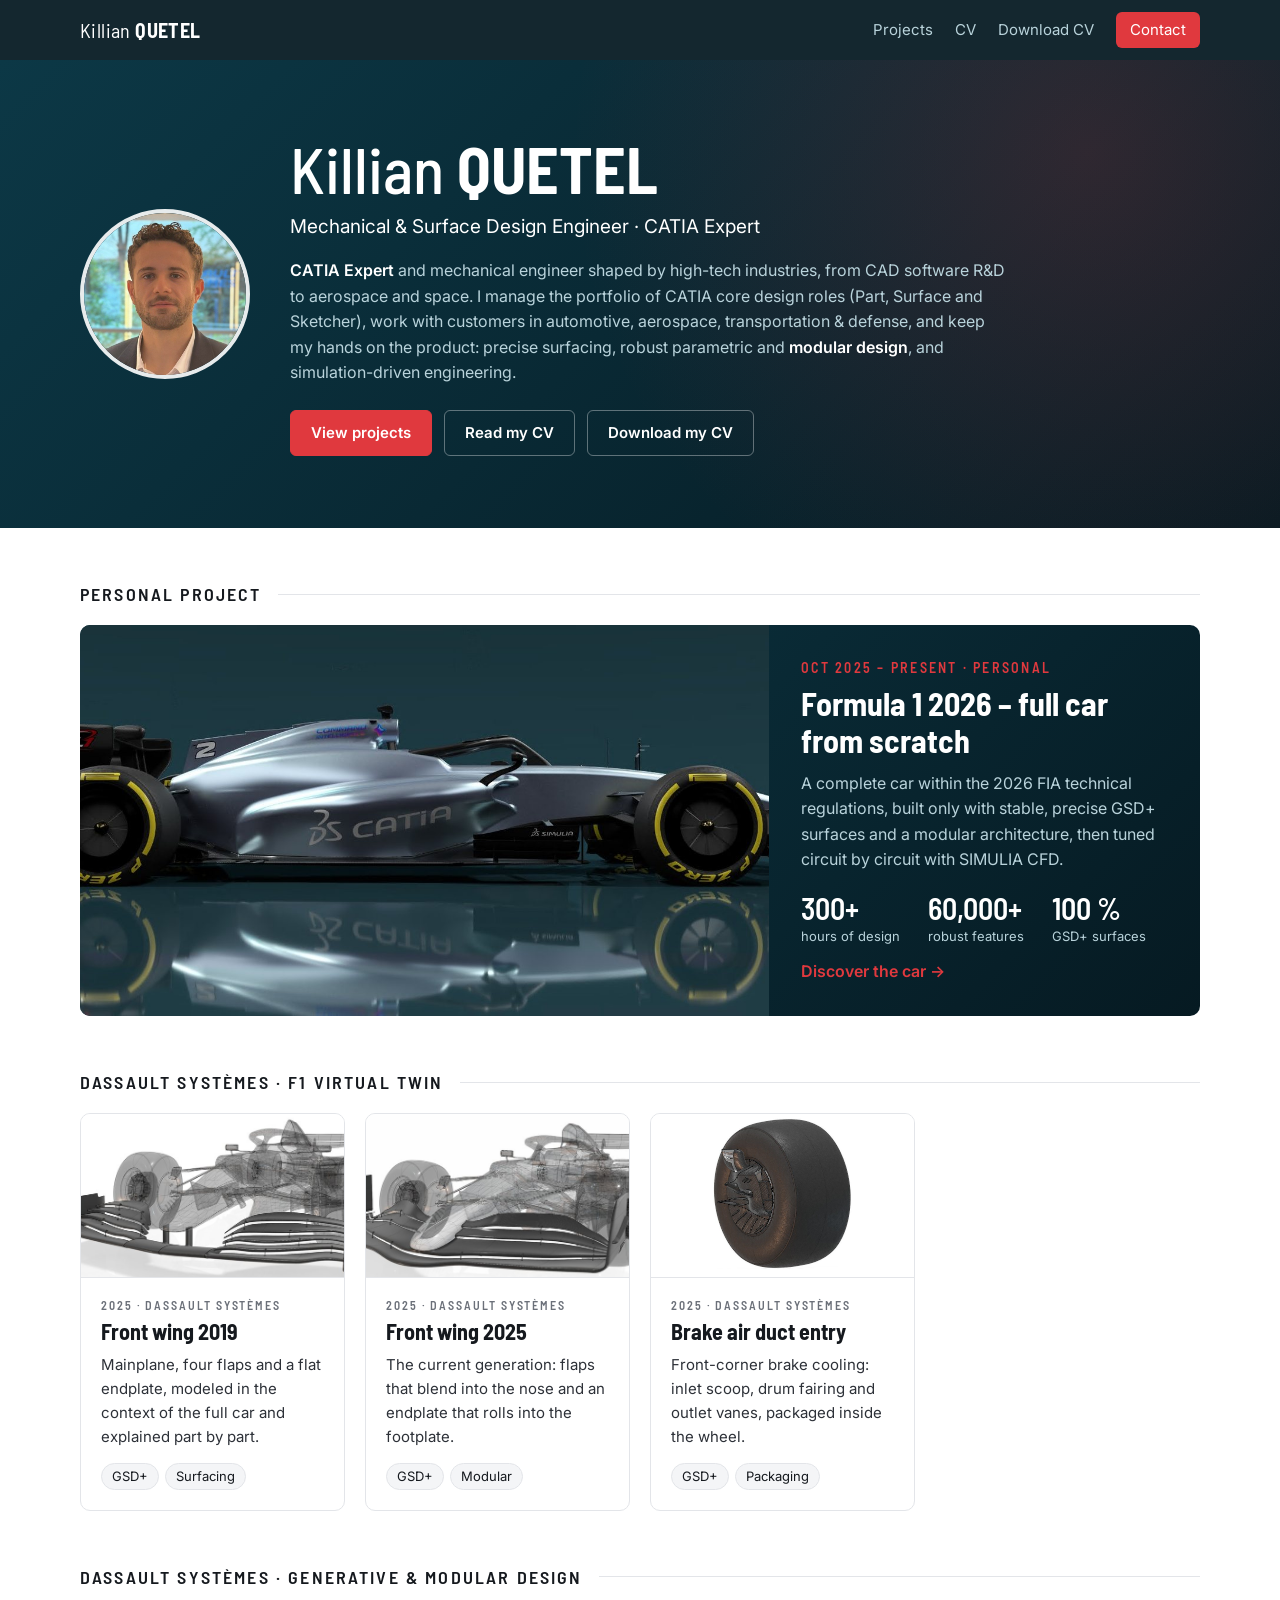
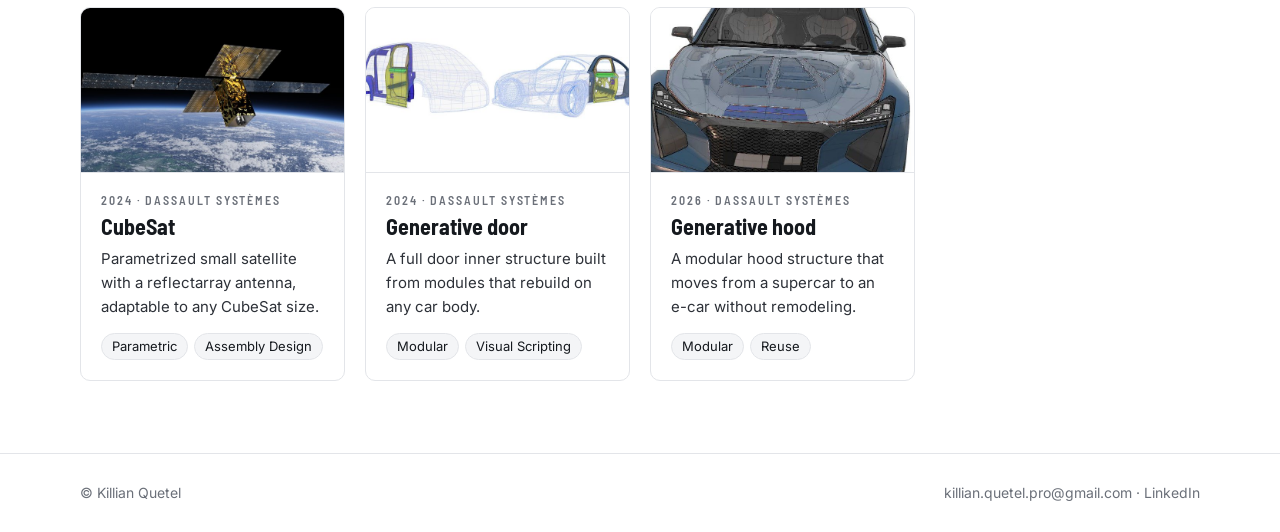
<file: index.html>
<!DOCTYPE html>
<html lang="en">
<head>
  <meta charset="utf-8">
  <meta name="viewport" content="width=device-width, initial-scale=1">
  <meta name="robots" content="noindex, nofollow">
  <meta name="description" content="Killian Quetel – portfolio">
  <title>Killian Quetel – Portfolio</title>
  <link rel="preconnect" href="https://fonts.googleapis.com">
  <link rel="preconnect" href="https://fonts.gstatic.com" crossorigin>
  <link rel="stylesheet" href="https://fonts.googleapis.com/css2?family=Barlow+Semi+Condensed:wght@500;600;700&family=Inter:wght@400;500;600&display=swap">
  <link rel="stylesheet" href="site.css">
</head>
<body class="theme-light">
  <header class="nav">
    <div class="wrap nav-in">
      <a class="brand" href="index.html">Killian <b>QUETEL</b></a>
      <nav>
        <a href="index.html#projects">Projects</a>
        <a href="cv.html">CV</a>
        <a href="Killian_Quetel_CV.pdf" download>Download CV</a>
        <a class="nav-cta" href="mailto:killian.quetel.pro@gmail.com">Contact</a>
      </nav>
    </div>
  </header>

  <section class="hero-band">
    <div class="wrap hero-in">
      <img class="photo" src="img/photo.jpg?v=176e9b7e" alt="Killian Quetel">
      <div>
        <h1>Killian <strong>QUETEL</strong></h1>
        <p class="role">Mechanical &amp; Surface Design Engineer · CATIA Expert</p>
        <p class="intro"><b>CATIA Expert</b> and mechanical engineer shaped by high-tech industries, from CAD software R&amp;D to aerospace and space. I manage the portfolio of CATIA core design roles (Part, Surface and Sketcher), work with customers in automotive, aerospace, transportation &amp; defense, and keep my hands on the product: precise surfacing, robust parametric and <b>modular design</b>, and simulation-driven engineering.</p>
        <div class="actions">
          <a class="btn primary" href="#projects">View projects</a>
          <a class="btn" href="cv.html">Read my CV</a>
          <a class="btn" href="Killian_Quetel_CV.pdf" download>Download my CV</a>
        </div>
      </div>
    </div>
  </section>

  <main class="wrap" id="projects">
    <div class="group">
      <h2 class="group-title">Personal project</h2>
      <a class="feature" href="projects/f1-2026.html">
        <img src="img/hero_side.jpg?v=71dedbd7" alt="Formula 1 2026">
        <div class="body">
          <span class="kicker">Oct 2025 – present · Personal</span>
          <h3>Formula 1 2026 – full car from scratch</h3>
          <p>A complete car within the 2026 FIA technical regulations, built only with stable, precise GSD+ surfaces and a modular architecture, then tuned circuit by circuit with SIMULIA CFD.</p>
          <div class="mini-stats"><div><b>300+</b><span>hours of design</span></div><div><b>60,000+</b><span>robust features</span></div><div><b>100 %</b><span>GSD+ surfaces</span></div></div>
          <span class="text-link">Discover the car →</span>
        </div>
      </a>
    </div>

      <div class="group">
        <h2 class="group-title">Dassault Systèmes · F1 virtual twin</h2>
        <div class="cards">
        <a class="card" href="projects/front-wing-2019.html">
          <div class="pic"><img class="" src="img/thumb/fw2019_wide.jpg?v=b725fcca" alt="Front wing 2019" loading="lazy"></div>
          <div class="body">
            <span class="tag">2025 · Dassault Systèmes</span>
            <h3>Front wing 2019</h3>
            <p>Mainplane, four flaps and a flat endplate, modeled in the context of the full car and explained part by part.</p>
            <div class="chips"><span>GSD+</span><span>Surfacing</span></div>
          </div>
        </a>
        <a class="card" href="projects/front-wing-2025.html">
          <div class="pic"><img class="" src="img/thumb/fw2025_wide.jpg?v=d5358178" alt="Front wing 2025" loading="lazy"></div>
          <div class="body">
            <span class="tag">2025 · Dassault Systèmes</span>
            <h3>Front wing 2025</h3>
            <p>The current generation: flaps that blend into the nose and an endplate that rolls into the footplate.</p>
            <div class="chips"><span>GSD+</span><span>Modular</span></div>
          </div>
        </a>
        <a class="card" href="projects/brake-air-duct.html">
          <div class="pic"><img class="contain" src="img/thumb/air_duct.jpg?v=dbc117aa" alt="Brake air duct entry" loading="lazy"></div>
          <div class="body">
            <span class="tag">2025 · Dassault Systèmes</span>
            <h3>Brake air duct entry</h3>
            <p>Front-corner brake cooling: inlet scoop, drum fairing and outlet vanes, packaged inside the wheel.</p>
            <div class="chips"><span>GSD+</span><span>Packaging</span></div>
          </div>
        </a>
        </div>
      </div>
      <div class="group">
        <h2 class="group-title">Dassault Systèmes · Generative &amp; modular design</h2>
        <div class="cards">
        <a class="card" href="projects/cubesat.html">
          <div class="pic"><img class="" src="img/thumb/sat_hero.jpg?v=9c86a8b9" alt="CubeSat" loading="lazy"></div>
          <div class="body">
            <span class="tag">2024 · Dassault Systèmes</span>
            <h3>CubeSat</h3>
            <p>Parametrized small satellite with a reflectarray antenna, adaptable to any CubeSat size.</p>
            <div class="chips"><span>Parametric</span><span>Assembly Design</span></div>
          </div>
        </a>
        <a class="card" href="projects/generative-door.html">
          <div class="pic"><img class="" src="img/thumb/door_story.jpg?v=b5238028" alt="Generative door" loading="lazy"></div>
          <div class="body">
            <span class="tag">2024 · Dassault Systèmes</span>
            <h3>Generative door</h3>
            <p>A full door inner structure built from modules that rebuild on any car body.</p>
            <div class="chips"><span>Modular</span><span>Visual Scripting</span></div>
          </div>
        </a>
        <a class="card" href="projects/generative-hood.html">
          <div class="pic"><img class="" src="img/thumb/hood_car_b.jpg?v=3c53dd41" alt="Generative hood" loading="lazy"></div>
          <div class="body">
            <span class="tag">2026 · Dassault Systèmes</span>
            <h3>Generative hood</h3>
            <p>A modular hood structure that moves from a supercar to an e-car without remodeling.</p>
            <div class="chips"><span>Modular</span><span>Reuse</span></div>
          </div>
        </a>
        </div>
      </div>
  </main>

  <footer class="foot">
    <div class="wrap foot-in">
      <span>© Killian Quetel</span>
      <span><a href="mailto:killian.quetel.pro@gmail.com">killian.quetel.pro@gmail.com</a> · <a href="https://www.linkedin.com/in/killian-quetel">LinkedIn</a></span>
    </div>
  </footer>
  <div class="lightbox" hidden><img alt=""><p></p></div>
  <script src="site.js"></script>
</body>
</html>
</file>
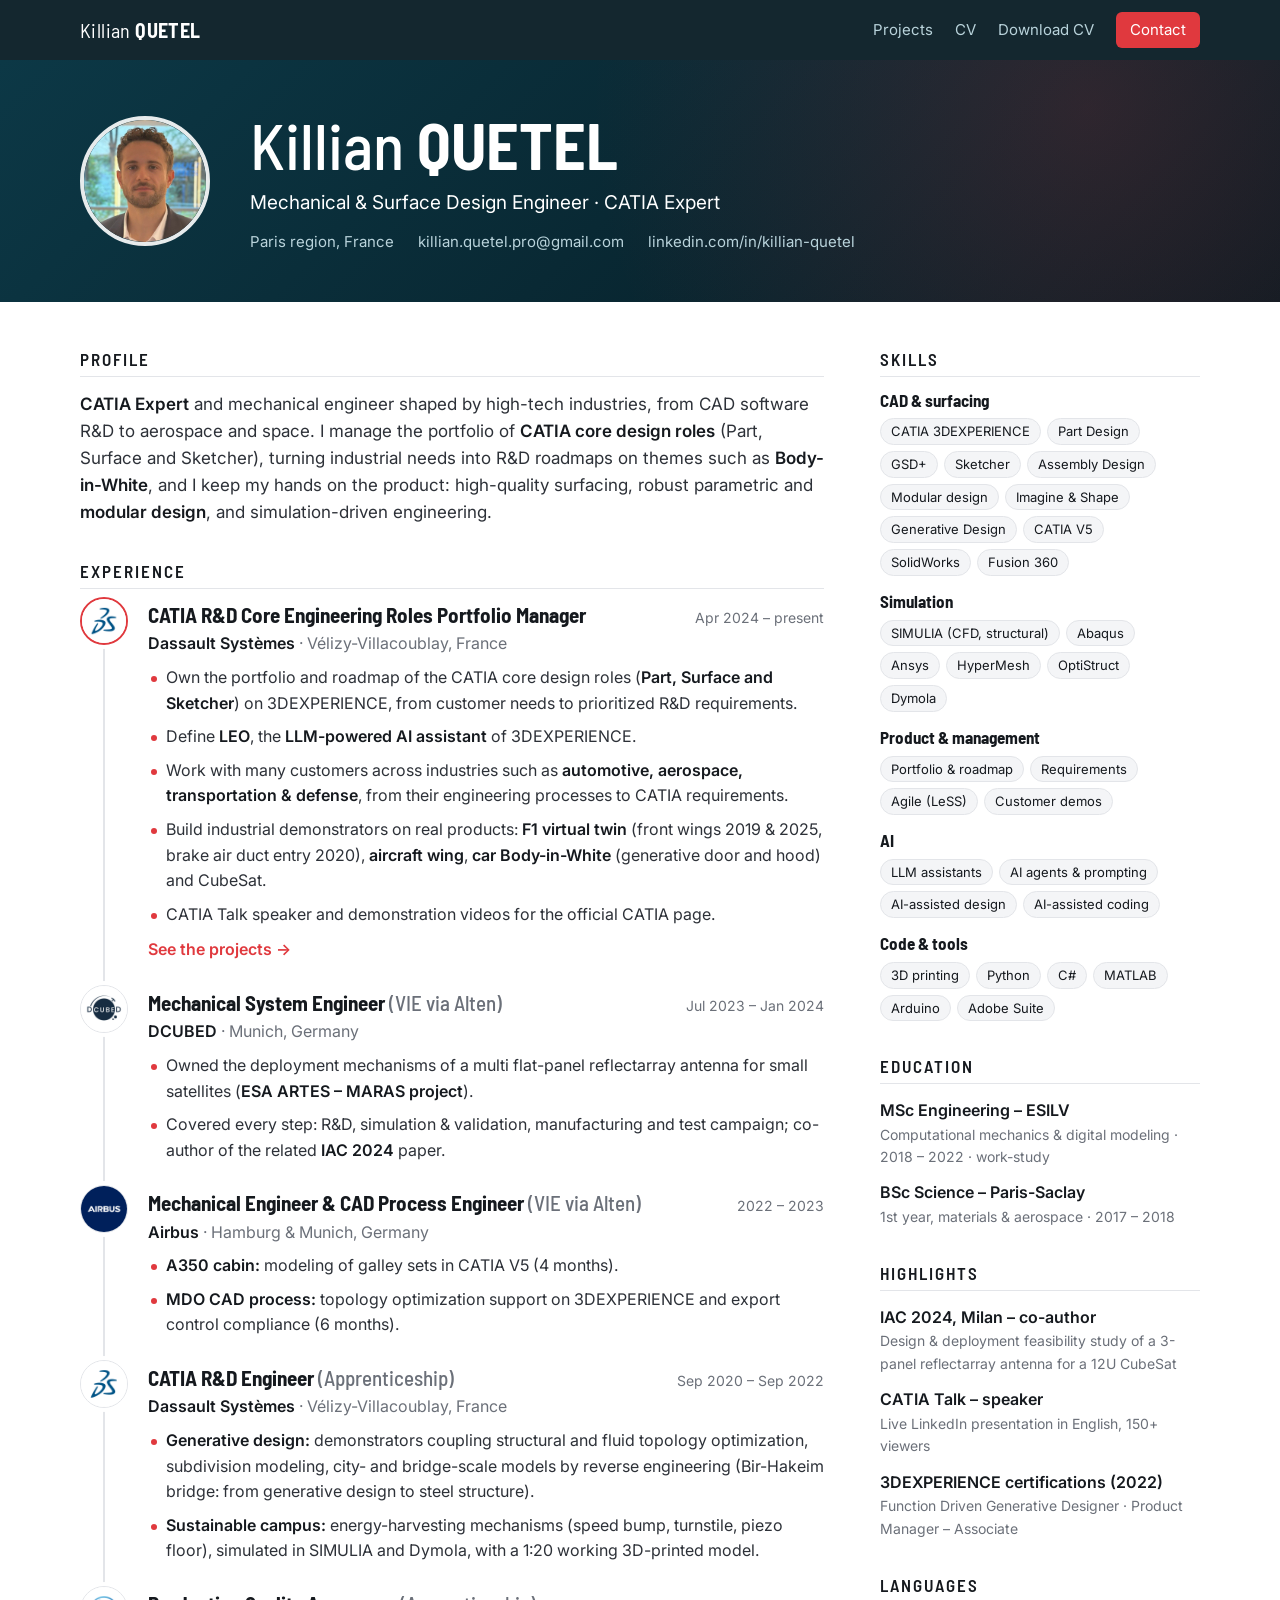
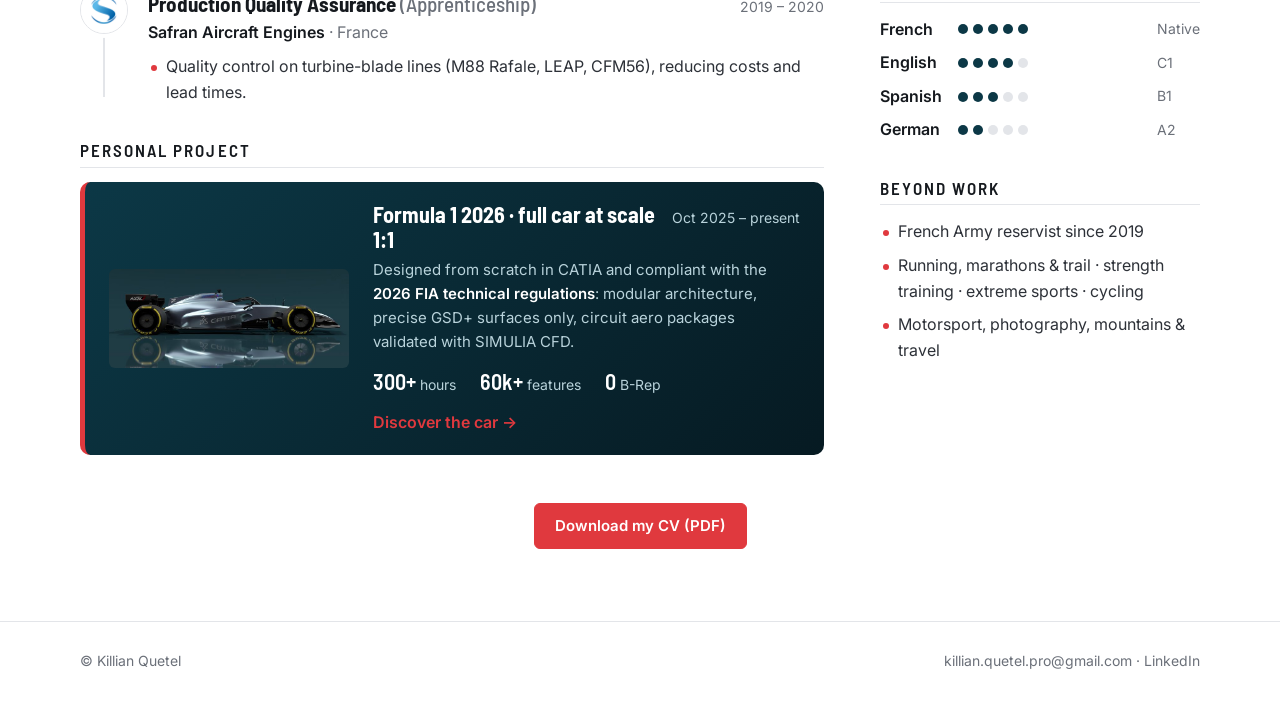
<file: cv.html>
<!DOCTYPE html>
<html lang="en">
<head>
  <meta charset="utf-8">
  <meta name="viewport" content="width=device-width, initial-scale=1">
  <meta name="robots" content="noindex, nofollow">
  <meta name="description" content="CV of Killian Quetel">
  <title>CV – Killian Quetel</title>
  <link rel="preconnect" href="https://fonts.googleapis.com">
  <link rel="preconnect" href="https://fonts.gstatic.com" crossorigin>
  <link rel="stylesheet" href="https://fonts.googleapis.com/css2?family=Barlow+Semi+Condensed:wght@500;600;700&family=Inter:wght@400;500;600&display=swap">
  <link rel="stylesheet" href="site.css">
</head>
<body class="theme-light">
  <header class="nav">
    <div class="wrap nav-in">
      <a class="brand" href="index.html">Killian <b>QUETEL</b></a>
      <nav>
        <a href="index.html#projects">Projects</a>
        <a href="cv.html">CV</a>
        <a href="Killian_Quetel_CV.pdf" download>Download CV</a>
        <a class="nav-cta" href="mailto:killian.quetel.pro@gmail.com">Contact</a>
      </nav>
    </div>
  </header>

  <section class="hero-band small">
    <div class="wrap hero-in">
      <img class="photo" src="img/photo.jpg?v=176e9b7e" alt="Killian Quetel">
      <div>
        <h1>Killian <strong>QUETEL</strong></h1>
        <p class="role">Mechanical &amp; Surface Design Engineer · CATIA Expert</p>
        <p class="contact">
          <span>Paris region, France</span>
          <a href="mailto:killian.quetel.pro@gmail.com">killian.quetel.pro@gmail.com</a>
          <a href="https://www.linkedin.com/in/killian-quetel">linkedin.com/in/killian-quetel</a>
        </p>
      </div>
    </div>
  </section>
  <main class="wrap cv">
<div class="cv-grid">
  <div class="cv-main">
    <section>
      <h2>Profile</h2>
      <p class="lead">
        <b>CATIA Expert</b> and mechanical engineer shaped by high-tech industries, from CAD software R&amp;D
        to aerospace and space. I manage the portfolio of <b>CATIA core design roles</b> (Part, Surface and
        Sketcher), turning industrial needs into R&amp;D roadmaps on themes such as <b>Body-in-White</b>,
        and I keep my hands on the product: high-quality surfacing, robust parametric and
        <b>modular design</b>, and simulation-driven engineering.
      </p>
    </section>

    <section>
      <h2>Experience</h2>
      <div class="timeline">

        <div class="job current"><img class="logo" src="img/logos/round_dassault.png" alt="">
          <div class="row">
            <h3>CATIA R&amp;D Core Engineering Roles Portfolio Manager</h3>
            <span class="date">Apr 2024 – present</span>
          </div>
          <div class="org"><b>Dassault Systèmes</b> · Vélizy-Villacoublay, France</div>
          <ul class="bullets">
            <li>Own the portfolio and roadmap of the CATIA core design roles (<b>Part, Surface and
              Sketcher</b>) on 3DEXPERIENCE, from customer needs to prioritized R&amp;D requirements.</li>
            <li>Define <b>LEO</b>, the <b>LLM-powered AI assistant</b> of 3DEXPERIENCE.</li>
            <li>Work with many customers across industries such as <b>automotive, aerospace,
              transportation &amp; defense</b>, from their engineering processes to CATIA requirements.</li>
            <li>Build industrial demonstrators on real products: <b>F1 virtual twin</b> (front wings
              2019 &amp; 2025, brake air duct entry 2020), <b>aircraft wing</b>, <b>car Body-in-White</b> (generative
              door and hood) and CubeSat.</li>
            <li>CATIA Talk speaker and demonstration videos for the official CATIA page.</li>
          </ul>
          <a class="text-link" href="index.html#projects">See the projects →</a>
        </div>

        <div class="job"><img class="logo" src="img/logos/round_dcubed.png" alt="">
          <div class="row">
            <h3>Mechanical System Engineer <span>(VIE via Alten)</span></h3>
            <span class="date">Jul 2023 – Jan 2024</span>
          </div>
          <div class="org"><b>DCUBED</b> · Munich, Germany</div>
          <ul class="bullets">
            <li>Owned the deployment mechanisms of a multi flat-panel reflectarray antenna for small
              satellites (<b>ESA ARTES – MARAS project</b>).</li>
            <li>Covered every step: R&amp;D, simulation &amp; validation, manufacturing and test campaign;
              co-author of the related <b>IAC&nbsp;2024</b> paper.</li>
          </ul>
        </div>

        <div class="job"><img class="logo" src="img/logos/round_airbus.png" alt="">
          <div class="row">
            <h3>Mechanical Engineer &amp; CAD Process Engineer <span>(VIE via Alten)</span></h3>
            <span class="date">2022 – 2023</span>
          </div>
          <div class="org"><b>Airbus</b> · Hamburg &amp; Munich, Germany</div>
          <ul class="bullets">
            <li><b>A350 cabin:</b> modeling of galley sets in CATIA V5 (4 months).</li>
            <li><b>MDO CAD process:</b> topology optimization support on 3DEXPERIENCE and export control
              compliance (6 months).</li>
          </ul>
        </div>

        <div class="job"><img class="logo" src="img/logos/round_dassault.png" alt="">
          <div class="row">
            <h3>CATIA R&amp;D Engineer <span>(Apprenticeship)</span></h3>
            <span class="date">Sep 2020 – Sep 2022</span>
          </div>
          <div class="org"><b>Dassault Systèmes</b> · Vélizy-Villacoublay, France</div>
          <ul class="bullets">
            <li><b>Generative design:</b> demonstrators coupling structural and fluid topology optimization,
              subdivision modeling, city- and bridge-scale models by reverse engineering
              (Bir-Hakeim bridge: from generative design to steel structure).</li>
            <li><b>Sustainable campus:</b> energy-harvesting mechanisms (speed bump, turnstile, piezo floor),
              simulated in SIMULIA and Dymola, with a 1:20 working 3D-printed model.</li>
          </ul>
        </div>

        <div class="job"><img class="logo" src="img/logos/round_safran.png" alt="">
          <div class="row">
            <h3>Production Quality Assurance <span>(Apprenticeship)</span></h3>
            <span class="date">2019 – 2020</span>
          </div>
          <div class="org"><b>Safran Aircraft Engines</b> · France</div>
          <ul class="bullets">
            <li>Quality control on turbine-blade lines (M88 Rafale, LEAP, CFM56), reducing costs and lead
              times.</li>
          </ul>
        </div>

      </div>
    </section>

    <section>
      <h2>Personal project</h2>
      <a class="cv-project" href="projects/f1-2026.html">
        <img src="img/thumb/hero_side.jpg" alt="F1 2026 designed in CATIA">
        <div>
          <div class="row">
            <h3>Formula 1 2026 · full car at scale 1:1</h3>
            <span class="date">Oct 2025 – present</span>
          </div>
          <p>Designed from scratch in CATIA and compliant with the <b>2026 FIA technical regulations</b>:
            modular architecture, precise GSD+ surfaces only, circuit aero packages validated with
            SIMULIA CFD.</p>
          <div class="mini">
            <span><b>300+</b> hours</span><span><b>60k+</b> features</span><span><b>0</b> B-Rep</span>
          </div>
          <span class="text-link">Discover the car →</span>
        </div>
      </a>
    </section>
  </div>

  <aside class="cv-side">
    <section>
      <h2>Skills</h2>
      <div class="skill-group">
        <h4>CAD &amp; surfacing</h4>
        <div class="chips">
          <span>CATIA 3DEXPERIENCE</span><span>Part Design</span><span>GSD+</span><span>Sketcher</span>
          <span>Assembly Design</span><span>Modular design</span><span>Imagine &amp; Shape</span>
          <span>Generative Design</span><span>CATIA V5</span><span>SolidWorks</span><span>Fusion 360</span>
        </div>
      </div>
      <div class="skill-group">
        <h4>Simulation</h4>
        <div class="chips">
          <span>SIMULIA (CFD, structural)</span><span>Abaqus</span><span>Ansys</span>
          <span>HyperMesh</span><span>OptiStruct</span><span>Dymola</span>
        </div>
      </div>
      <div class="skill-group">
        <h4>Product &amp; management</h4>
        <div class="chips">
          <span>Portfolio &amp; roadmap</span><span>Requirements</span><span>Agile (LeSS)</span>
          <span>Customer demos</span>
        </div>
      </div>
      <div class="skill-group">
        <h4>AI</h4>
        <div class="chips">
          <span>LLM assistants</span><span>AI agents &amp; prompting</span><span>AI-assisted design</span>
          <span>AI-assisted coding</span>
        </div>
      </div>
      <div class="skill-group">
        <h4>Code &amp; tools</h4>
        <div class="chips">
          <span>3D printing</span><span>Python</span><span>C#</span><span>MATLAB</span>
          <span>Arduino</span><span>Adobe Suite</span>
        </div>
      </div>
    </section>

    <section>
      <h2>Education</h2>
      <ul class="items">
        <li><b>MSc Engineering – ESILV</b>
          <span>Computational mechanics &amp; digital modeling · 2018 – 2022 · work-study</span></li>
        <li><b>BSc Science – Paris-Saclay</b>
          <span>1st year, materials &amp; aerospace · 2017 – 2018</span></li>
      </ul>
    </section>

    <section>
      <h2>Highlights</h2>
      <ul class="items">
        <li><b>IAC 2024, Milan – co-author</b>
          <span>Design &amp; deployment feasibility study of a 3-panel reflectarray antenna for a 12U CubeSat</span></li>
        <li><b>CATIA Talk – speaker</b>
          <span>Live LinkedIn presentation in English, 150+ viewers</span></li>
        <li><b>3DEXPERIENCE certifications (2022)</b>
          <span>Function Driven Generative Designer · Product Manager – Associate</span></li>
      </ul>
    </section>

    <section>
      <h2>Languages</h2>
      <div class="lang">
        <b>French</b><span class="dots"><i class="on"></i><i class="on"></i><i class="on"></i><i class="on"></i><i class="on"></i></span><span class="lvl">Native</span>
        <b>English</b><span class="dots"><i class="on"></i><i class="on"></i><i class="on"></i><i class="on"></i><i></i></span><span class="lvl">C1</span>
        <b>Spanish</b><span class="dots"><i class="on"></i><i class="on"></i><i class="on"></i><i></i><i></i></span><span class="lvl">B1</span>
        <b>German</b><span class="dots"><i class="on"></i><i class="on"></i><i></i><i></i><i></i></span><span class="lvl">A2</span>
      </div>
    </section>

    <section>
      <h2>Beyond work</h2>
      <ul class="bullets">
        <li>French Army reservist since 2019</li>
        <li>Running, marathons &amp; trail · strength training · extreme sports · cycling</li>
        <li>Motorsport, photography, mountains &amp; travel</li>
      </ul>
    </section>
  </aside>
</div>

    <div class="actions center"><a class="btn primary" href="Killian_Quetel_CV.pdf" download>Download my CV (PDF)</a></div>
  </main>

  <footer class="foot">
    <div class="wrap foot-in">
      <span>© Killian Quetel</span>
      <span><a href="mailto:killian.quetel.pro@gmail.com">killian.quetel.pro@gmail.com</a> · <a href="https://www.linkedin.com/in/killian-quetel">LinkedIn</a></span>
    </div>
  </footer>
  <div class="lightbox" hidden><img alt=""><p></p></div>
  <script src="site.js"></script>
</body>
</html>
</file>
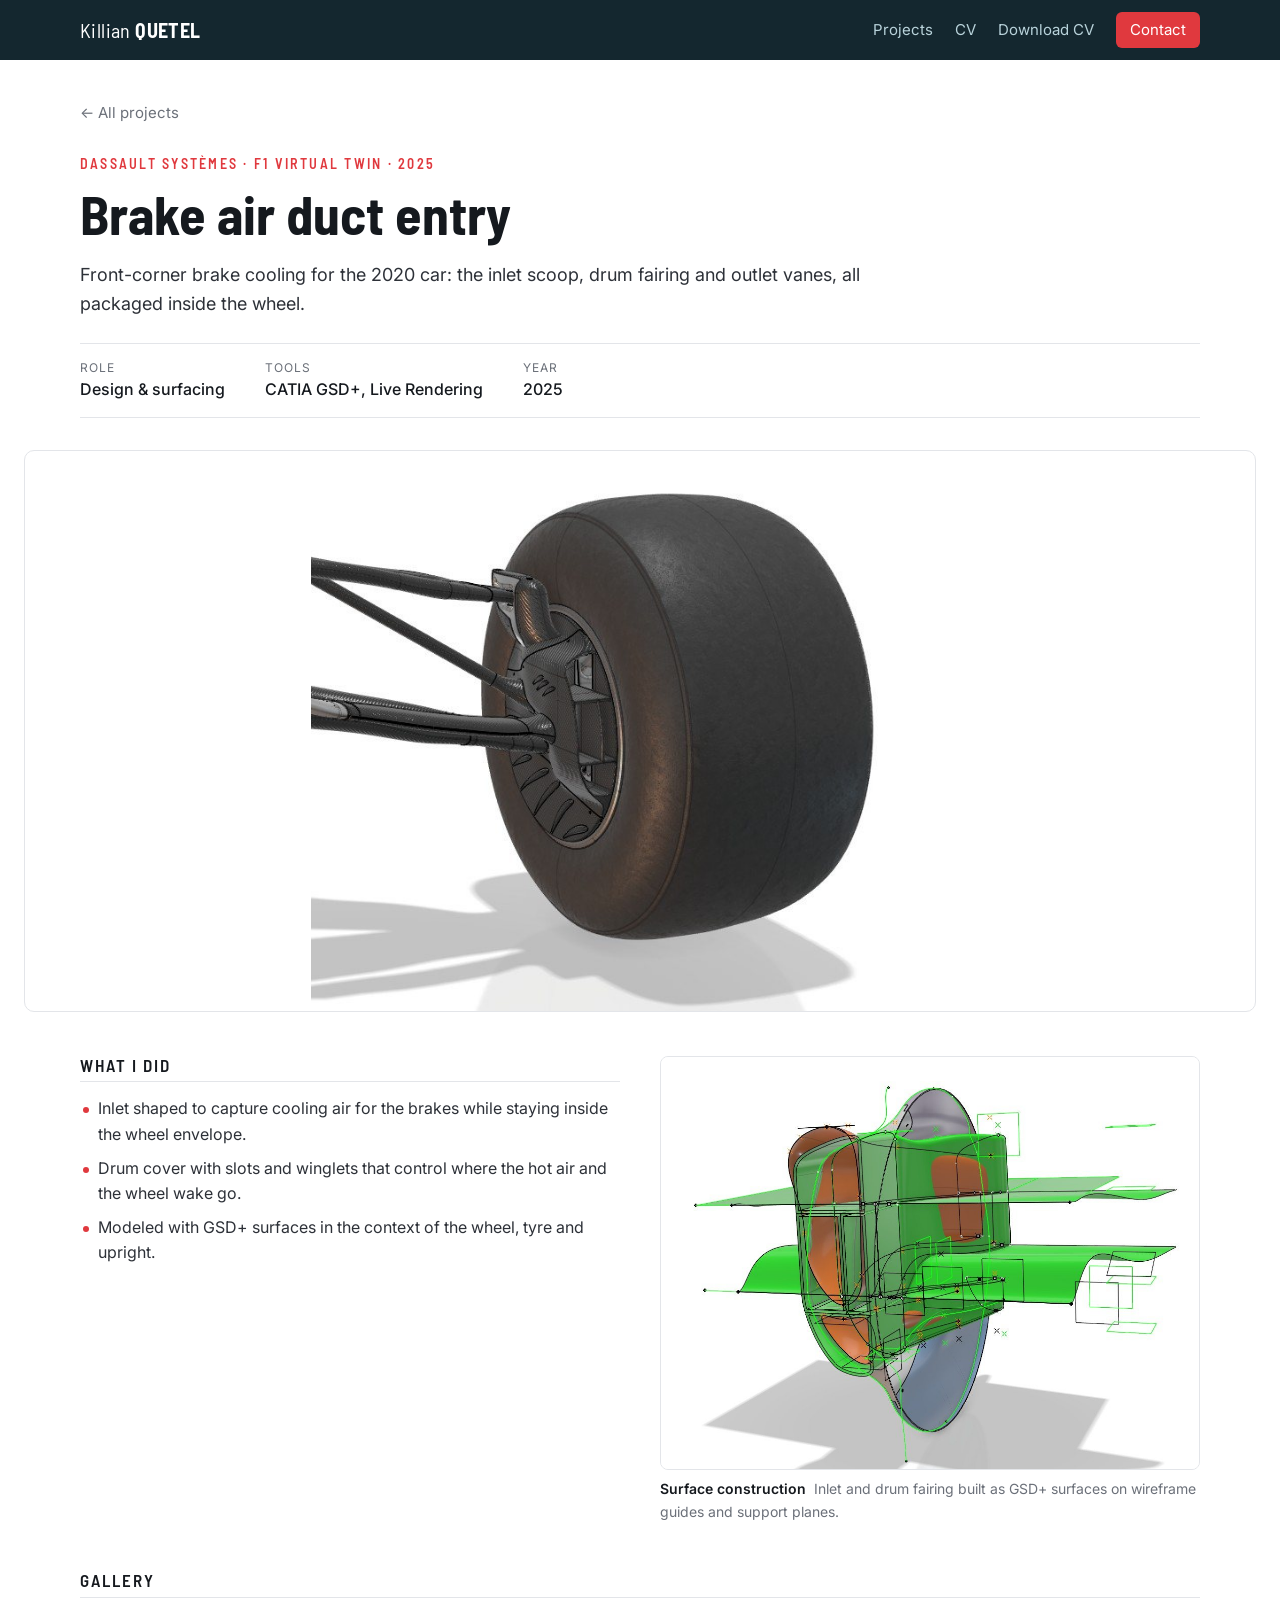
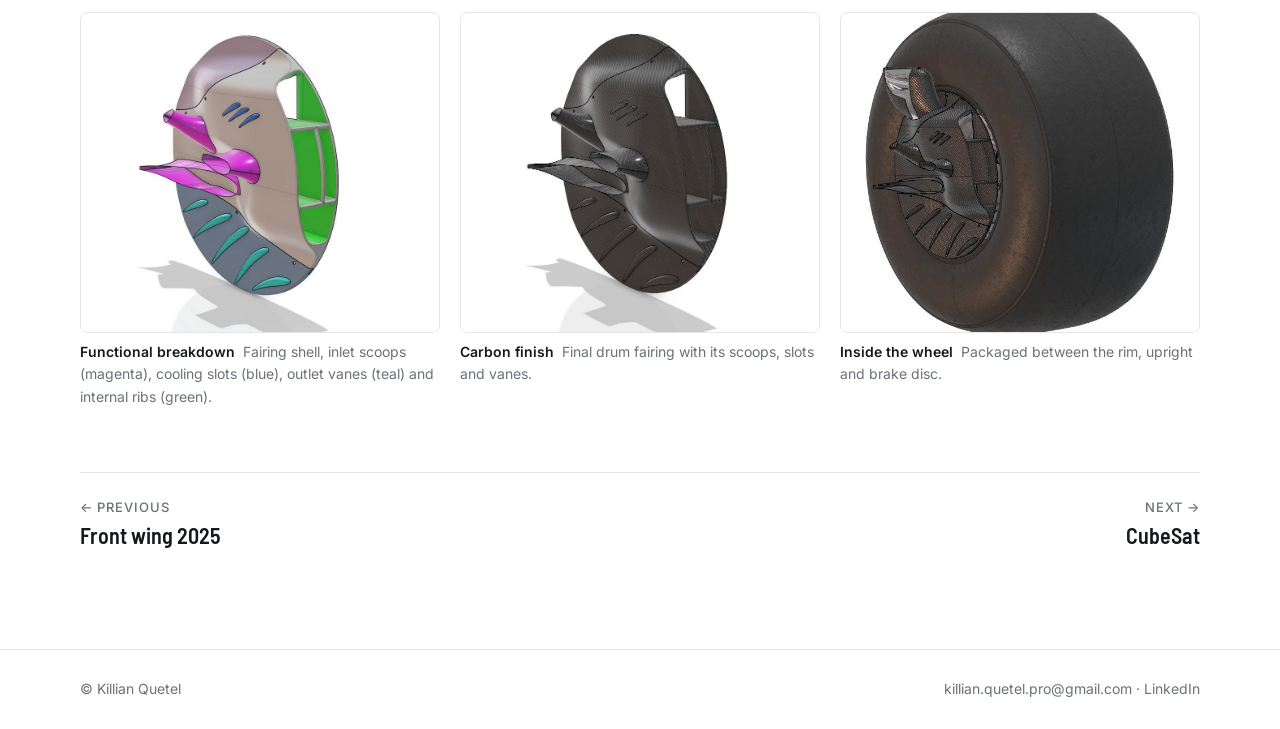
<file: projects/brake-air-duct.html>
<!DOCTYPE html>
<html lang="en">
<head>
  <meta charset="utf-8">
  <meta name="viewport" content="width=device-width, initial-scale=1">
  <meta name="robots" content="noindex, nofollow">
  <meta name="description" content="Front-corner brake cooling: inlet scoop, drum fairing and outlet vanes, packaged inside the wheel.">
  <title>Brake air duct entry – Killian Quetel</title>
  <link rel="preconnect" href="https://fonts.googleapis.com">
  <link rel="preconnect" href="https://fonts.gstatic.com" crossorigin>
  <link rel="stylesheet" href="https://fonts.googleapis.com/css2?family=Barlow+Semi+Condensed:wght@500;600;700&family=Inter:wght@400;500;600&display=swap">
  <link rel="stylesheet" href="../site.css">
</head>
<body class="theme-light">
  <header class="nav">
    <div class="wrap nav-in">
      <a class="brand" href="../index.html">Killian <b>QUETEL</b></a>
      <nav>
        <a href="../index.html#projects">Projects</a>
        <a href="../cv.html">CV</a>
        <a href="../Killian_Quetel_CV.pdf" download>Download CV</a>
        <a class="nav-cta" href="mailto:killian.quetel.pro@gmail.com">Contact</a>
      </nav>
    </div>
  </header>

  <main class="project">
    <div class="wrap">
      <a class="back" href="../index.html#projects">← All projects</a>
      <div class="kicker">Dassault Systèmes · F1 virtual twin · 2025</div>
      <h1>Brake air duct entry</h1>
      <p class="lead">Front-corner brake cooling for the 2020 car: the inlet scoop, drum fairing and outlet vanes, all packaged inside the wheel.</p>
      <dl class="facts"><div><dt>Role</dt><dd>Design &amp; surfacing</dd></div><div><dt>Tools</dt><dd>CATIA GSD+, Live Rendering</dd></div><div><dt>Year</dt><dd>2025</dd></div></dl>
    </div>
    <div class="wrap wide"><a class="zoom hero-img contain" href="../img/duct_corner.jpg?v=e4b77ab3"><img src="../img/duct_corner.jpg?v=e4b77ab3" alt="Brake air duct on the front corner"></a></div>
    <div class="wrap">
      
      
      
      
      <div class="sections"><section><h2>What I did</h2><ul class="bullets"><li>Inlet shaped to capture cooling air for the brakes while staying inside the wheel envelope.</li><li>Drum cover with slots and winglets that control where the hot air and the wheel wake go.</li><li>Modeled with GSD+ surfaces in the context of the wheel, tyre and upright.</li></ul></section><section class="inline-fig">
        <figure><a class="zoom frame" href="../img/duct_build.jpg?v=4991e184" data-caption="Surface construction"><img src="../img/duct_build.jpg?v=4991e184" alt="Surface construction" loading="lazy"></a>
          <figcaption><b>Surface construction</b> Inlet and drum fairing built as GSD+ surfaces on wireframe guides and support planes.</figcaption></figure></section></div>
      <section class="gallery-sec"><h2>Gallery</h2><div class="gallery cols-3" style="--ratio:1.12">
        <figure><a class="zoom frame" href="../img/duct_parts.jpg?v=aa47334f" data-caption="Functional breakdown"><img src="../img/duct_parts.jpg?v=aa47334f" alt="Functional breakdown" loading="lazy"></a>
          <figcaption><b>Functional breakdown</b> Fairing shell, inlet scoops (magenta), cooling slots (blue), outlet vanes (teal) and internal ribs (green).</figcaption></figure>
        <figure><a class="zoom frame" href="../img/duct_carbon.jpg?v=caa2a292" data-caption="Carbon finish"><img src="../img/duct_carbon.jpg?v=caa2a292" alt="Carbon finish" loading="lazy"></a>
          <figcaption><b>Carbon finish</b> Final drum fairing with its scoops, slots and vanes.</figcaption></figure>
        <figure><a class="zoom frame" href="../img/air_duct.jpg?v=dbc117aa" data-caption="Inside the wheel"><img src="../img/air_duct.jpg?v=dbc117aa" alt="Inside the wheel" loading="lazy"></a>
          <figcaption><b>Inside the wheel</b> Packaged between the rim, upright and brake disc.</figcaption></figure></div></section>
      
      <nav class="pager">
        <a href="front-wing-2025.html"><span>← Previous</span>Front wing 2025</a>
        <a href="cubesat.html"><span>Next →</span>CubeSat</a>
      </nav>
    </div>
  </main>

  <footer class="foot">
    <div class="wrap foot-in">
      <span>© Killian Quetel</span>
      <span><a href="mailto:killian.quetel.pro@gmail.com">killian.quetel.pro@gmail.com</a> · <a href="https://www.linkedin.com/in/killian-quetel">LinkedIn</a></span>
    </div>
  </footer>
  <div class="lightbox" hidden><img alt=""><p></p></div>
  <script src="../site.js"></script>
</body>
</html>
</file>
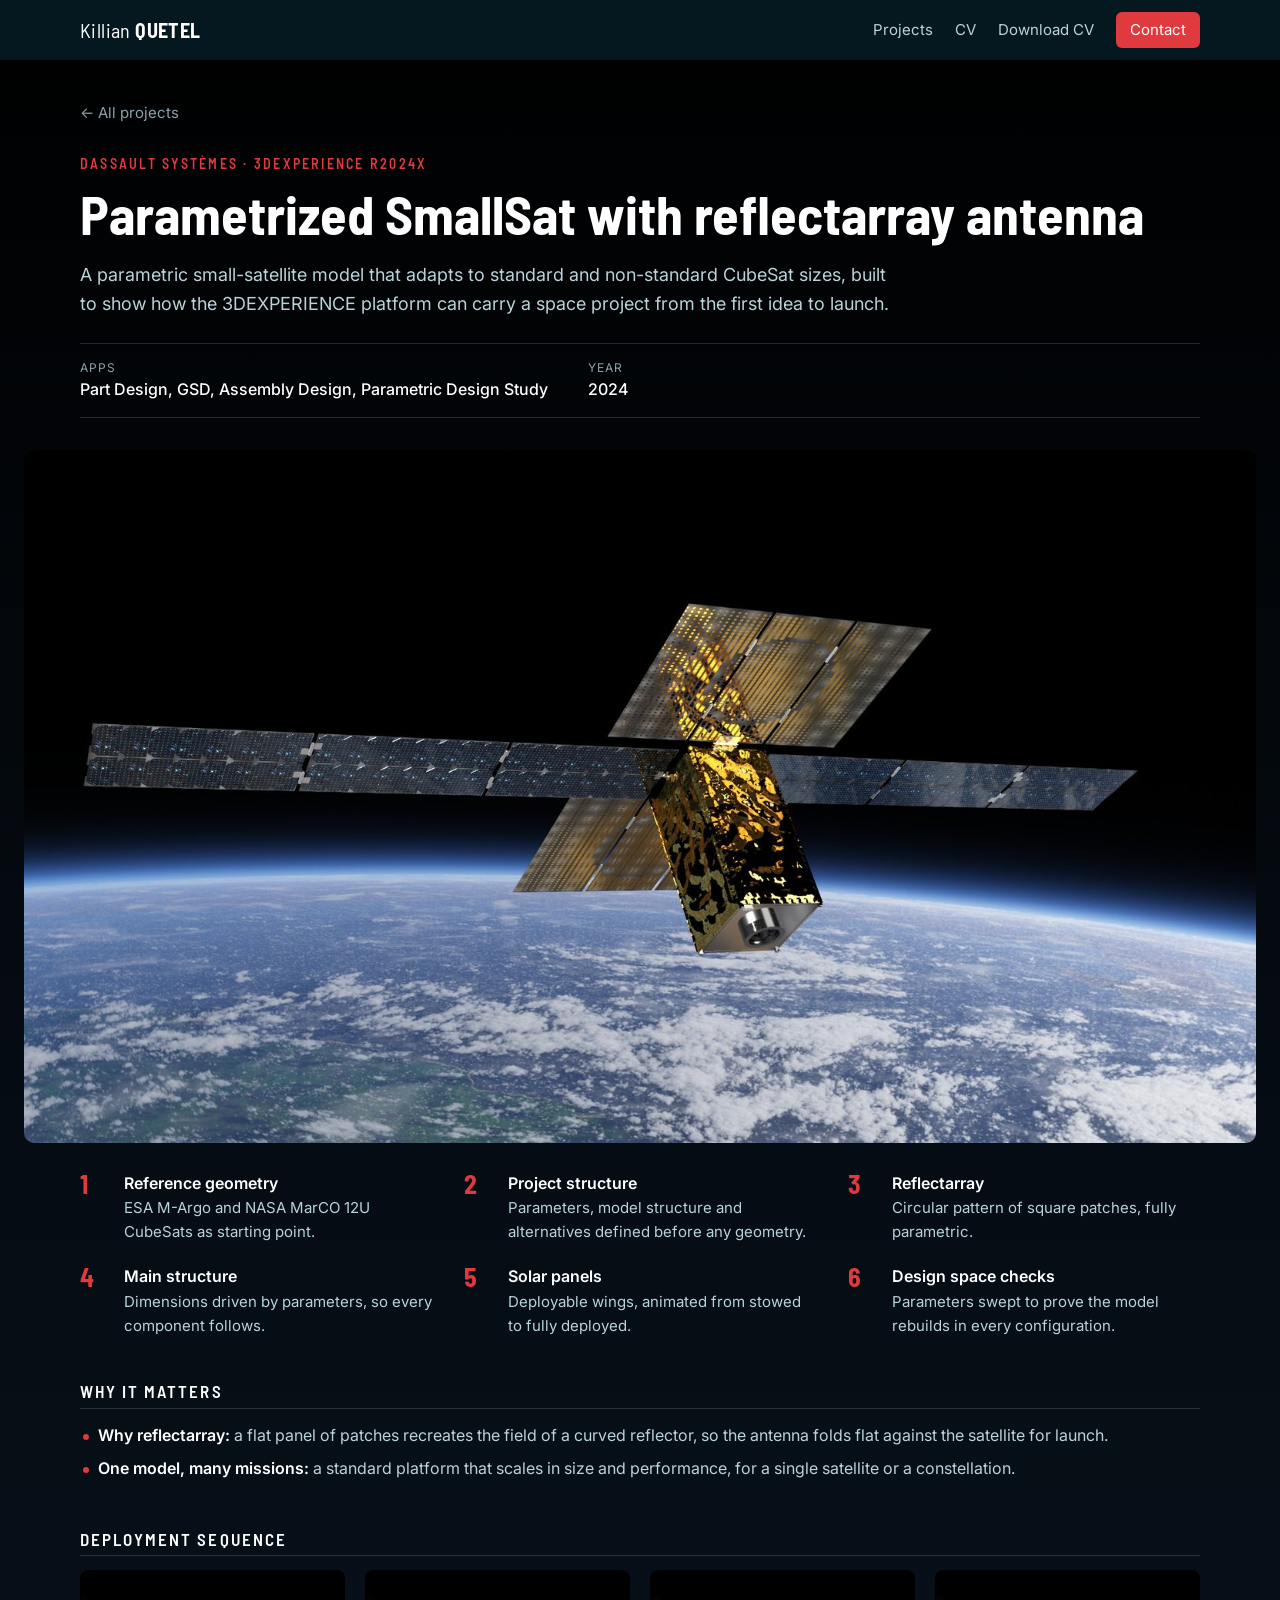
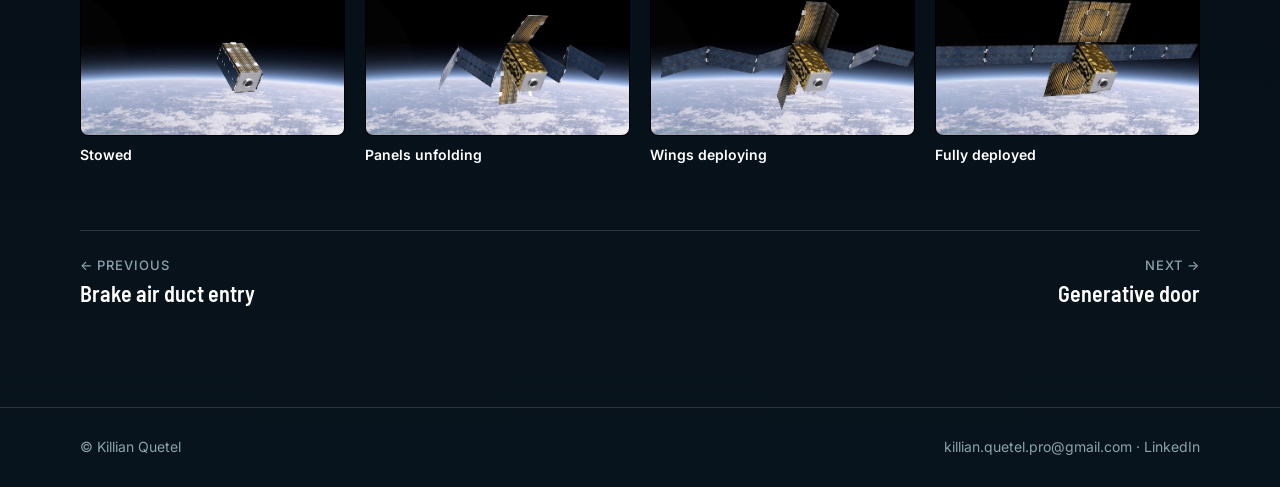
<file: projects/cubesat.html>
<!DOCTYPE html>
<html lang="en">
<head>
  <meta charset="utf-8">
  <meta name="viewport" content="width=device-width, initial-scale=1">
  <meta name="robots" content="noindex, nofollow">
  <meta name="description" content="Parametrized small satellite with a reflectarray antenna, adaptable to any CubeSat size.">
  <title>CubeSat – Killian Quetel</title>
  <link rel="preconnect" href="https://fonts.googleapis.com">
  <link rel="preconnect" href="https://fonts.gstatic.com" crossorigin>
  <link rel="stylesheet" href="https://fonts.googleapis.com/css2?family=Barlow+Semi+Condensed:wght@500;600;700&family=Inter:wght@400;500;600&display=swap">
  <link rel="stylesheet" href="../site.css">
</head>
<body class="theme-space">
  <header class="nav">
    <div class="wrap nav-in">
      <a class="brand" href="../index.html">Killian <b>QUETEL</b></a>
      <nav>
        <a href="../index.html#projects">Projects</a>
        <a href="../cv.html">CV</a>
        <a href="../Killian_Quetel_CV.pdf" download>Download CV</a>
        <a class="nav-cta" href="mailto:killian.quetel.pro@gmail.com">Contact</a>
      </nav>
    </div>
  </header>

  <main class="project">
    <div class="wrap">
      <a class="back" href="../index.html#projects">← All projects</a>
      <div class="kicker">Dassault Systèmes · 3DEXPERIENCE R2024x</div>
      <h1>Parametrized SmallSat with reflectarray antenna</h1>
      <p class="lead">A parametric small-satellite model that adapts to standard and non-standard CubeSat sizes, built to show how the 3DEXPERIENCE platform can carry a space project from the first idea to launch.</p>
      <dl class="facts"><div><dt>Apps</dt><dd>Part Design, GSD, Assembly Design, Parametric Design Study</dd></div><div><dt>Year</dt><dd>2024</dd></div></dl>
    </div>
    <div class="wrap wide"><a class="zoom hero-img" href="../img/sat_hero.jpg?v=9c86a8b9"><img src="../img/sat_hero.jpg?v=9c86a8b9" alt="SmallSat deployed in orbit"></a></div>
    <div class="wrap">
      
      
      <ol class="steps"><li><i>1</i><b>Reference geometry</b><span>ESA M-Argo and NASA MarCO 12U CubeSats as starting point.</span></li><li><i>2</i><b>Project structure</b><span>Parameters, model structure and alternatives defined before any geometry.</span></li><li><i>3</i><b>Reflectarray</b><span>Circular pattern of square patches, fully parametric.</span></li><li><i>4</i><b>Main structure</b><span>Dimensions driven by parameters, so every component follows.</span></li><li><i>5</i><b>Solar panels</b><span>Deployable wings, animated from stowed to fully deployed.</span></li><li><i>6</i><b>Design space checks</b><span>Parameters swept to prove the model rebuilds in every configuration.</span></li></ol>
      
      <div class="sections"><section><h2>Why it matters</h2><ul class="bullets"><li><b>Why reflectarray:</b> a flat panel of patches recreates the field of a curved reflector, so the antenna folds flat against the satellite for launch.</li><li><b>One model, many missions:</b> a standard platform that scales in size and performance, for a single satellite or a constellation.</li></ul></section></div>
      <section class="gallery-sec"><h2>Deployment sequence</h2><div class="gallery cols-4">
        <figure><a class="zoom frame" href="../img/sat_deploy_1.jpg?v=28ca6274" data-caption="Stowed"><img src="../img/sat_deploy_1.jpg?v=28ca6274" alt="Stowed" loading="lazy"></a>
          <figcaption><b>Stowed</b></figcaption></figure>
        <figure><a class="zoom frame" href="../img/sat_deploy_2.jpg?v=877d0695" data-caption="Panels unfolding"><img src="../img/sat_deploy_2.jpg?v=877d0695" alt="Panels unfolding" loading="lazy"></a>
          <figcaption><b>Panels unfolding</b></figcaption></figure>
        <figure><a class="zoom frame" href="../img/sat_deploy_3.jpg?v=e063a720" data-caption="Wings deploying"><img src="../img/sat_deploy_3.jpg?v=e063a720" alt="Wings deploying" loading="lazy"></a>
          <figcaption><b>Wings deploying</b></figcaption></figure>
        <figure><a class="zoom frame" href="../img/sat_deploy_4.jpg?v=b1073a04" data-caption="Fully deployed"><img src="../img/sat_deploy_4.jpg?v=b1073a04" alt="Fully deployed" loading="lazy"></a>
          <figcaption><b>Fully deployed</b></figcaption></figure></div></section>
      
      <nav class="pager">
        <a href="brake-air-duct.html"><span>← Previous</span>Brake air duct entry</a>
        <a href="generative-door.html"><span>Next →</span>Generative door</a>
      </nav>
    </div>
  </main>

  <footer class="foot">
    <div class="wrap foot-in">
      <span>© Killian Quetel</span>
      <span><a href="mailto:killian.quetel.pro@gmail.com">killian.quetel.pro@gmail.com</a> · <a href="https://www.linkedin.com/in/killian-quetel">LinkedIn</a></span>
    </div>
  </footer>
  <div class="lightbox" hidden><img alt=""><p></p></div>
  <script src="../site.js"></script>
</body>
</html>
</file>
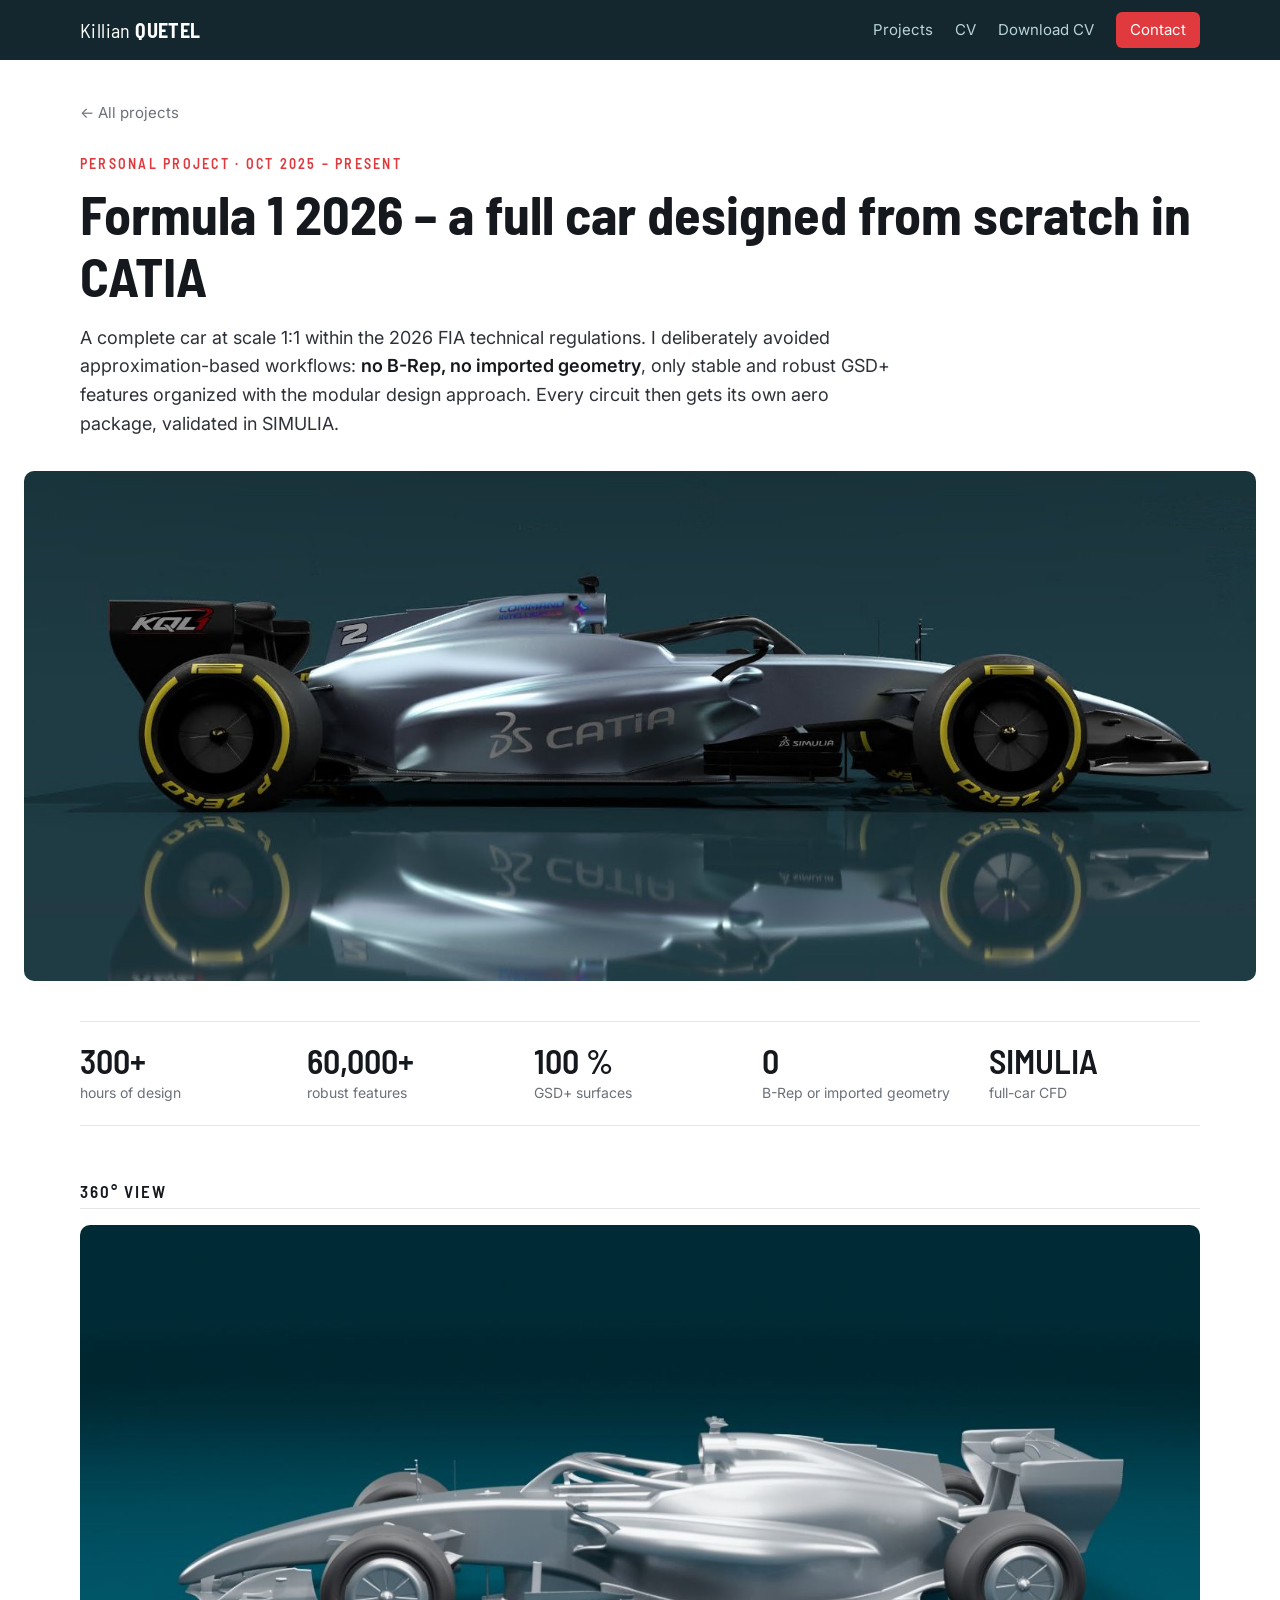
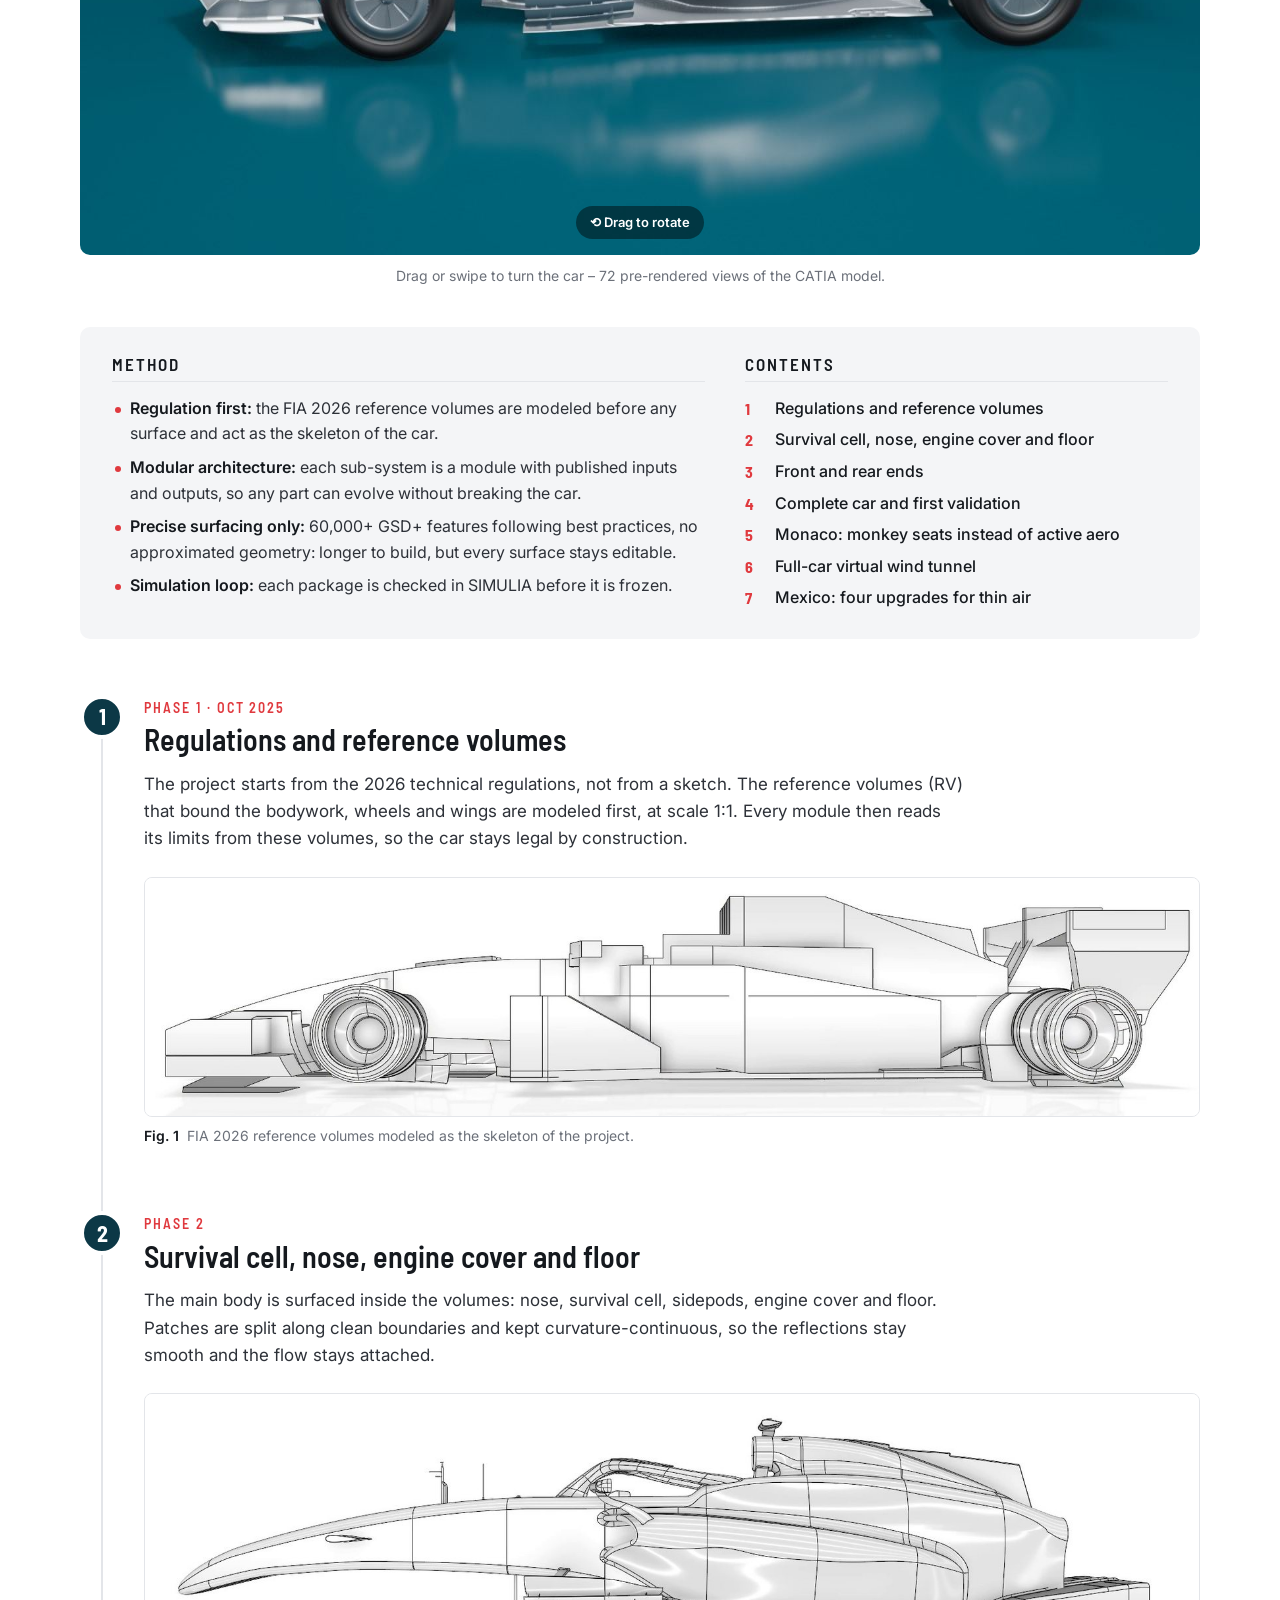
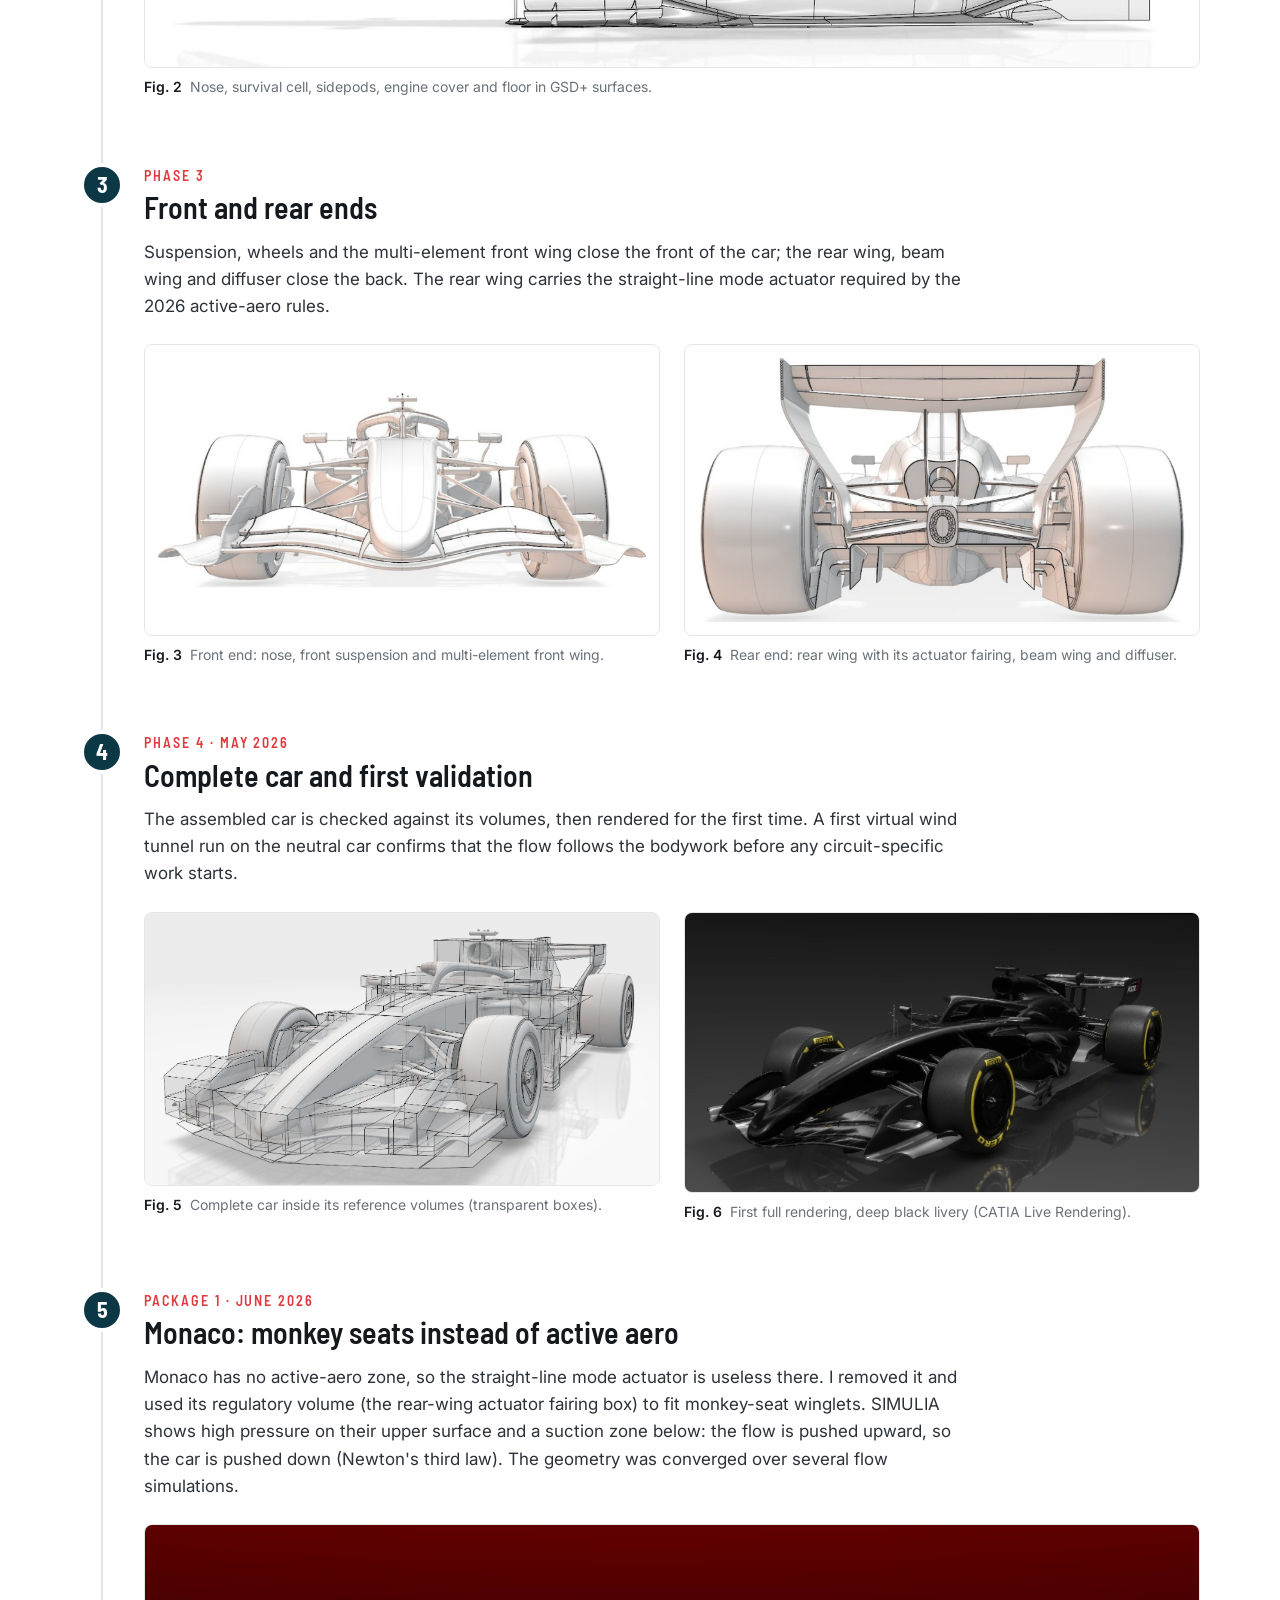
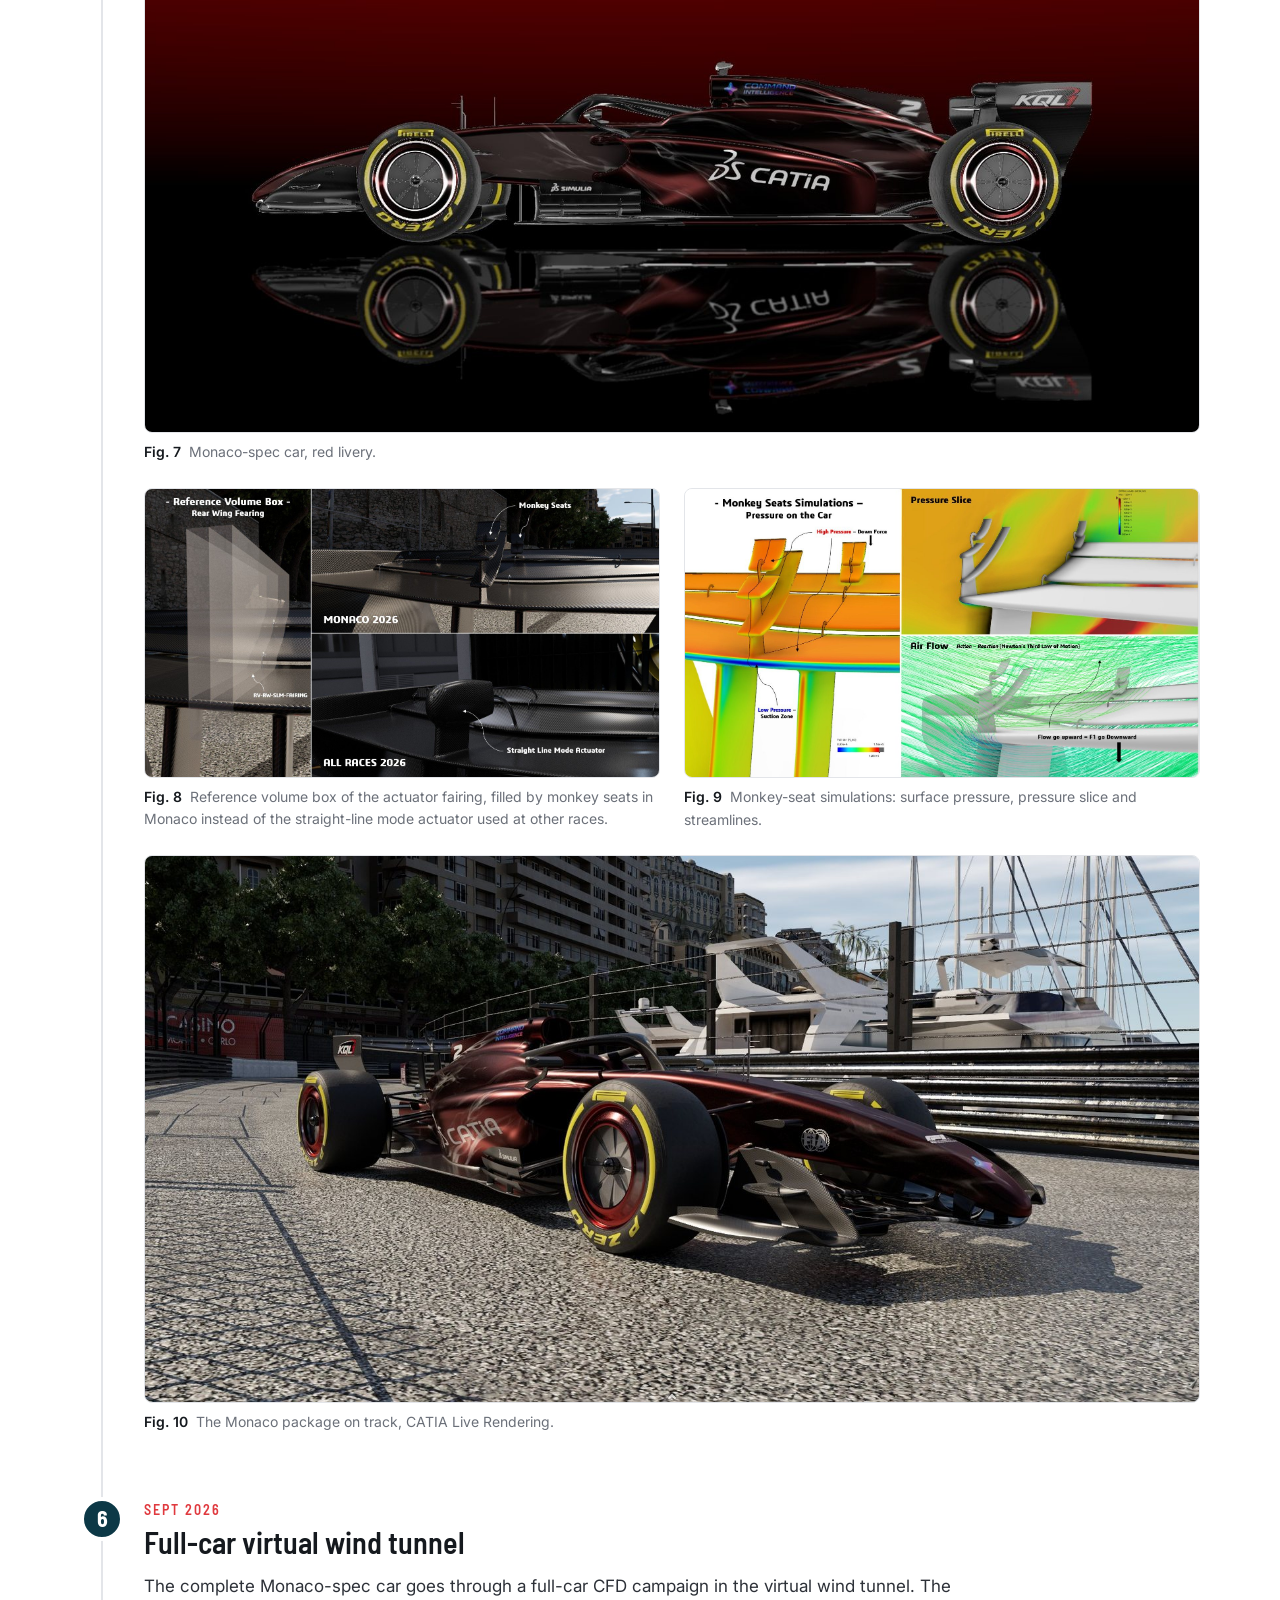
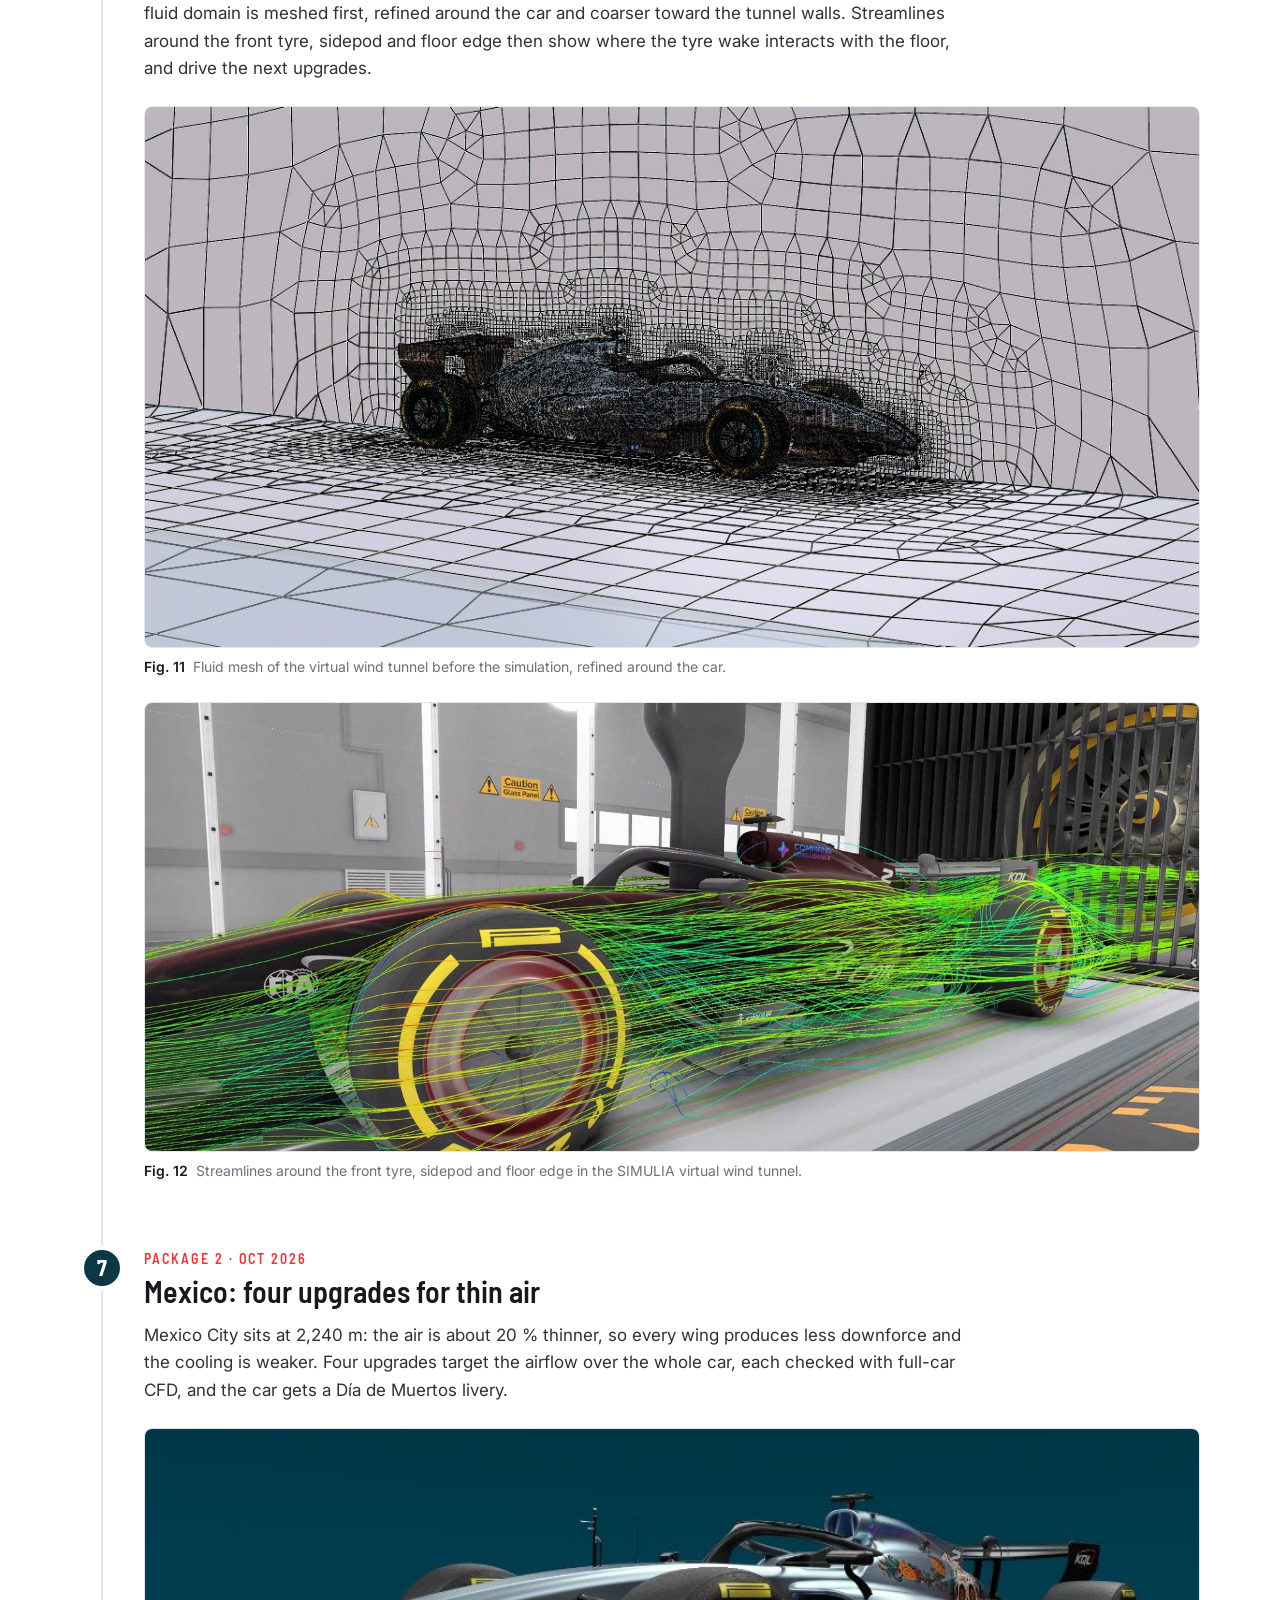
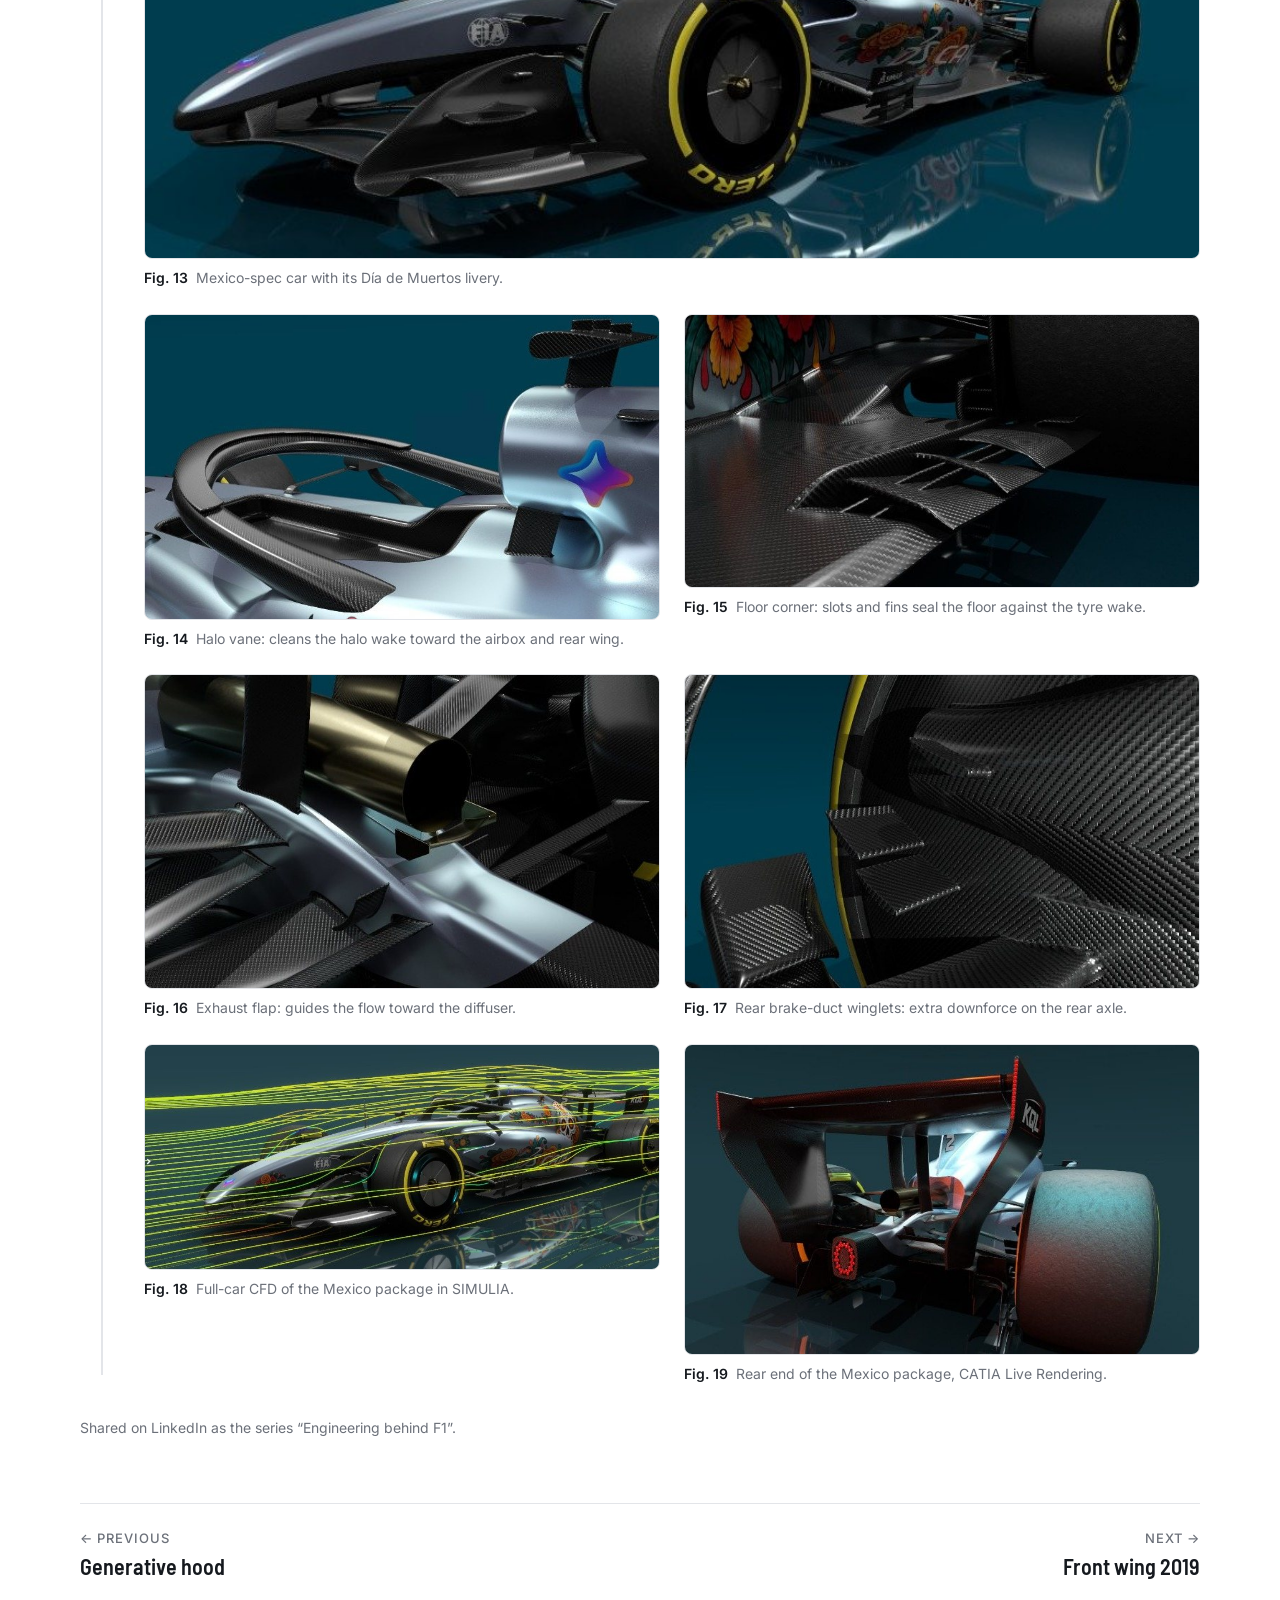
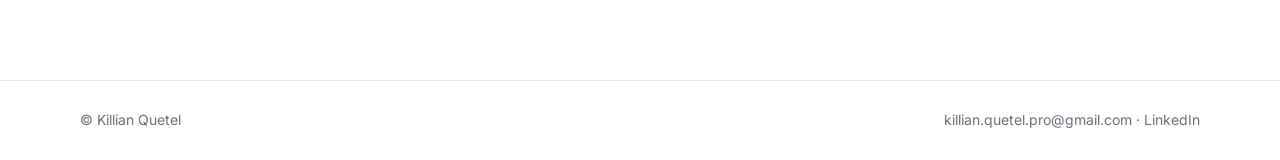
<file: projects/f1-2026.html>
<!DOCTYPE html>
<html lang="en">
<head>
  <meta charset="utf-8">
  <meta name="viewport" content="width=device-width, initial-scale=1">
  <meta name="robots" content="noindex, nofollow">
  <meta name="description" content="A complete car within the 2026 FIA technical regulations, built only with stable, precise GSD+ surfaces and a modular architecture, then tuned circuit by circuit with SIMULIA CFD.">
  <title>Formula 1 2026 – Killian Quetel</title>
  <link rel="preconnect" href="https://fonts.googleapis.com">
  <link rel="preconnect" href="https://fonts.gstatic.com" crossorigin>
  <link rel="stylesheet" href="https://fonts.googleapis.com/css2?family=Barlow+Semi+Condensed:wght@500;600;700&family=Inter:wght@400;500;600&display=swap">
  <link rel="stylesheet" href="../site.css">
</head>
<body class="theme-light">
  <header class="nav">
    <div class="wrap nav-in">
      <a class="brand" href="../index.html">Killian <b>QUETEL</b></a>
      <nav>
        <a href="../index.html#projects">Projects</a>
        <a href="../cv.html">CV</a>
        <a href="../Killian_Quetel_CV.pdf" download>Download CV</a>
        <a class="nav-cta" href="mailto:killian.quetel.pro@gmail.com">Contact</a>
      </nav>
    </div>
  </header>

  <main class="project">
    <div class="wrap">
      <a class="back" href="../index.html#projects">← All projects</a>
      <div class="kicker">Personal project · Oct 2025 – present</div>
      <h1>Formula 1 2026 – a full car designed from scratch in CATIA</h1>
      <p class="lead">A complete car at scale 1:1 within the 2026 FIA technical regulations. I deliberately avoided approximation-based workflows: <b>no B-Rep, no imported geometry</b>, only stable and robust GSD+ features organized with the modular design approach. Every circuit then gets its own aero package, validated in SIMULIA.</p>
      
    </div>
    <div class="wrap wide"><a class="zoom hero-img" href="../img/hero_side.jpg?v=71dedbd7"><img src="../img/hero_side.jpg?v=71dedbd7" alt="F1 2026 – side view, CATIA Live Rendering"></a></div>
    <div class="wrap">
      <div class="stats"><div><b>300+</b><span>hours of design</span></div><div><b>60,000+</b><span>robust features</span></div><div><b>100 %</b><span>GSD+ surfaces</span></div><div><b>0</b><span>B-Rep or imported geometry</span></div><div><b>SIMULIA</b><span>full-car CFD</span></div></div>
      
      <section class="turntable-sec">
        <h2>360° view</h2>
        <div class="turntable" data-src="../img/turntable/f1_{i}.jpg" data-frames="72" data-start="40" tabindex="0"
             aria-label="360 degree view of the car, use arrow keys or drag to rotate">
          <img src="../img/turntable/f1_040.jpg" alt="" draggable="false">
          <span class="tt-hint">⟲ Drag to rotate</span>
          <span class="tt-load"><i></i></span>
        </div>
        <p class="hero-caption">Drag or swipe to turn the car – 72 pre-rendered views of the CATIA model.</p>
      </section>
      
      
      <div class="paper-intro">
        <section class="method"><h2>Method</h2><ul class="bullets"><li><b>Regulation first:</b> the FIA 2026 reference volumes are modeled before any surface and act as the skeleton of the car.</li><li><b>Modular architecture:</b> each sub-system is a module with published inputs and outputs, so any part can evolve without breaking the car.</li><li><b>Precise surfacing only:</b> 60,000+ GSD+ features following best practices, no approximated geometry: longer to build, but every surface stays editable.</li><li><b>Simulation loop:</b> each package is checked in SIMULIA before it is frozen.</li></ul></section>
        <nav class="toc"><h2>Contents</h2><ol><li><a href="#ch1"><span>1</span>Regulations and reference volumes</a></li><li><a href="#ch2"><span>2</span>Survival cell, nose, engine cover and floor</a></li><li><a href="#ch3"><span>3</span>Front and rear ends</a></li><li><a href="#ch4"><span>4</span>Complete car and first validation</a></li><li><a href="#ch5"><span>5</span>Monaco: monkey seats instead of active aero</a></li><li><a href="#ch6"><span>6</span>Full-car virtual wind tunnel</a></li><li><a href="#ch7"><span>7</span>Mexico: four upgrades for thin air</a></li></ol></nav>
      </div>
      <div class="chapters">
        <section class="chapter" id="ch1">
          <div class="ch-head"><span class="ch-num">1</span><div><span class="ch-phase">Phase 1 · Oct 2025</span><h2>Regulations and reference volumes</h2></div></div>
          <p class="ch-text">The project starts from the 2026 technical regulations, not from a sketch. The reference volumes (RV) that bound the bodywork, wheels and wings are modeled first, at scale 1:1. Every module then reads its limits from these volumes, so the car stays legal by construction.</p>
          <div class="figs">
            <figure><a class="zoom frame" href="../img/build_rv.jpg?v=7a8ff5e6" data-caption="Fig. 1 – FIA 2026 reference volumes modeled as the skeleton of the project."><img src="../img/build_rv.jpg?v=7a8ff5e6" alt="" loading="lazy"></a>
              <figcaption><b>Fig. 1</b> FIA 2026 reference volumes modeled as the skeleton of the project.</figcaption></figure>
          </div>
        </section>
        <section class="chapter" id="ch2">
          <div class="ch-head"><span class="ch-num">2</span><div><span class="ch-phase">Phase 2</span><h2>Survival cell, nose, engine cover and floor</h2></div></div>
          <p class="ch-text">The main body is surfaced inside the volumes: nose, survival cell, sidepods, engine cover and floor. Patches are split along clean boundaries and kept curvature-continuous, so the reflections stay smooth and the flow stays attached.</p>
          <div class="figs">
            <figure><a class="zoom frame" href="../img/build_body.jpg?v=88b93abf" data-caption="Fig. 2 – Nose, survival cell, sidepods, engine cover and floor in GSD+ surfaces."><img src="../img/build_body.jpg?v=88b93abf" alt="" loading="lazy"></a>
              <figcaption><b>Fig. 2</b> Nose, survival cell, sidepods, engine cover and floor in GSD+ surfaces.</figcaption></figure>
          </div>
        </section>
        <section class="chapter" id="ch3">
          <div class="ch-head"><span class="ch-num">3</span><div><span class="ch-phase">Phase 3</span><h2>Front and rear ends</h2></div></div>
          <p class="ch-text">Suspension, wheels and the multi-element front wing close the front of the car; the rear wing, beam wing and diffuser close the back. The rear wing carries the straight-line mode actuator required by the 2026 active-aero rules.</p>
          <div class="figs">
            <figure><a class="zoom frame" href="../img/front_end.jpg?v=397b5520" data-caption="Fig. 3 – Front end: nose, front suspension and multi-element front wing."><img src="../img/front_end.jpg?v=397b5520" alt="" loading="lazy"></a>
              <figcaption><b>Fig. 3</b> Front end: nose, front suspension and multi-element front wing.</figcaption></figure>
            <figure><a class="zoom frame" href="../img/rear_end.jpg?v=5c2cead4" data-caption="Fig. 4 – Rear end: rear wing with its actuator fairing, beam wing and diffuser."><img src="../img/rear_end.jpg?v=5c2cead4" alt="" loading="lazy"></a>
              <figcaption><b>Fig. 4</b> Rear end: rear wing with its actuator fairing, beam wing and diffuser.</figcaption></figure>
          </div>
        </section>
        <section class="chapter" id="ch4">
          <div class="ch-head"><span class="ch-num">4</span><div><span class="ch-phase">Phase 4 · May 2026</span><h2>Complete car and first validation</h2></div></div>
          <p class="ch-text">The assembled car is checked against its volumes, then rendered for the first time. A first virtual wind tunnel run on the neutral car confirms that the flow follows the bodywork before any circuit-specific work starts.</p>
          <div class="figs">
            <figure><a class="zoom frame" href="../img/neutral_volumes.jpg?v=117eb568" data-caption="Fig. 5 – Complete car inside its reference volumes (transparent boxes)."><img src="../img/neutral_volumes.jpg?v=117eb568" alt="" loading="lazy"></a>
              <figcaption><b>Fig. 5</b> Complete car inside its reference volumes (transparent boxes).</figcaption></figure>
            <figure><a class="zoom frame" href="../img/black_livery.jpg?v=973edfb5" data-caption="Fig. 6 – First full rendering, deep black livery (CATIA Live Rendering)."><img src="../img/black_livery.jpg?v=973edfb5" alt="" loading="lazy"></a>
              <figcaption><b>Fig. 6</b> First full rendering, deep black livery (CATIA Live Rendering).</figcaption></figure>
          </div>
        </section>
        <section class="chapter" id="ch5">
          <div class="ch-head"><span class="ch-num">5</span><div><span class="ch-phase">Package 1 · June 2026</span><h2>Monaco: monkey seats instead of active aero</h2></div></div>
          <p class="ch-text">Monaco has no active-aero zone, so the straight-line mode actuator is useless there. I removed it and used its regulatory volume (the rear-wing actuator fairing box) to fit monkey-seat winglets. SIMULIA shows high pressure on their upper surface and a suction zone below: the flow is pushed upward, so the car is pushed down (Newton's third law). The geometry was converged over several flow simulations.</p>
          <div class="figs">
            <figure class="wide"><a class="zoom frame" href="../img/monaco_side.jpg?v=566d7fff" data-caption="Fig. 7 – Monaco-spec car, red livery."><img src="../img/monaco_side.jpg?v=566d7fff" alt="" loading="lazy"></a>
              <figcaption><b>Fig. 7</b> Monaco-spec car, red livery.</figcaption></figure>
            <figure><a class="zoom frame" href="../img/monaco_seats.jpg?v=8df3bc02" data-caption="Fig. 8 – Reference volume box of the actuator fairing, filled by monkey seats in Monaco instead of the straight-line mode actuator used at other races."><img src="../img/monaco_seats.jpg?v=8df3bc02" alt="" loading="lazy"></a>
              <figcaption><b>Fig. 8</b> Reference volume box of the actuator fairing, filled by monkey seats in Monaco instead of the straight-line mode actuator used at other races.</figcaption></figure>
            <figure><a class="zoom frame" href="../img/monaco_flow.jpg?v=70eb0d26" data-caption="Fig. 9 – Monkey-seat simulations: surface pressure, pressure slice and streamlines."><img src="../img/monaco_flow.jpg?v=70eb0d26" alt="" loading="lazy"></a>
              <figcaption><b>Fig. 9</b> Monkey-seat simulations: surface pressure, pressure slice and streamlines.</figcaption></figure>
            <figure class="wide"><a class="zoom frame" href="../img/monaco_street.jpg?v=090568f9" data-caption="Fig. 10 – The Monaco package on track, CATIA Live Rendering."><img src="../img/monaco_street.jpg?v=090568f9" alt="" loading="lazy"></a>
              <figcaption><b>Fig. 10</b> The Monaco package on track, CATIA Live Rendering.</figcaption></figure>
          </div>
        </section>
        <section class="chapter" id="ch6">
          <div class="ch-head"><span class="ch-num">6</span><div><span class="ch-phase">Sept 2026</span><h2>Full-car virtual wind tunnel</h2></div></div>
          <p class="ch-text">The complete Monaco-spec car goes through a full-car CFD campaign in the virtual wind tunnel. The fluid domain is meshed first, refined around the car and coarser toward the tunnel walls. Streamlines around the front tyre, sidepod and floor edge then show where the tyre wake interacts with the floor, and drive the next upgrades.</p>
          <div class="figs">
            <figure class="wide"><a class="zoom frame" href="../img/tunnel_mesh.jpg?v=2fb5e837" data-caption="Fig. 11 – Fluid mesh of the virtual wind tunnel before the simulation, refined around the car."><img src="../img/tunnel_mesh.jpg?v=2fb5e837" alt="" loading="lazy"></a>
              <figcaption><b>Fig. 11</b> Fluid mesh of the virtual wind tunnel before the simulation, refined around the car.</figcaption></figure>
            <figure class="wide"><a class="zoom frame" href="../img/tunnel_flow.jpg?v=3a01937f" data-caption="Fig. 12 – Streamlines around the front tyre, sidepod and floor edge in the SIMULIA virtual wind tunnel."><img src="../img/tunnel_flow.jpg?v=3a01937f" alt="" loading="lazy"></a>
              <figcaption><b>Fig. 12</b> Streamlines around the front tyre, sidepod and floor edge in the SIMULIA virtual wind tunnel.</figcaption></figure>
          </div>
        </section>
        <section class="chapter" id="ch7">
          <div class="ch-head"><span class="ch-num">7</span><div><span class="ch-phase">Package 2 · Oct 2026</span><h2>Mexico: four upgrades for thin air</h2></div></div>
          <p class="ch-text">Mexico City sits at 2,240 m: the air is about 20 % thinner, so every wing produces less downforce and the cooling is weaker. Four upgrades target the airflow over the whole car, each checked with full-car CFD, and the car gets a Día de Muertos livery.</p>
          <div class="figs">
            <figure class="wide"><a class="zoom frame" href="../img/f1_hero.jpg?v=5b5bf21b" data-caption="Fig. 13 – Mexico-spec car with its Día de Muertos livery."><img src="../img/f1_hero.jpg?v=5b5bf21b" alt="" loading="lazy"></a>
              <figcaption><b>Fig. 13</b> Mexico-spec car with its Día de Muertos livery.</figcaption></figure>
            <figure><a class="zoom frame" href="../img/f1_halo_vane.jpg?v=7cc620ba" data-caption="Fig. 14 – Halo vane: cleans the halo wake toward the airbox and rear wing."><img src="../img/f1_halo_vane.jpg?v=7cc620ba" alt="" loading="lazy"></a>
              <figcaption><b>Fig. 14</b> Halo vane: cleans the halo wake toward the airbox and rear wing.</figcaption></figure>
            <figure><a class="zoom frame" href="../img/f1_floor_corner.jpg?v=8919262b" data-caption="Fig. 15 – Floor corner: slots and fins seal the floor against the tyre wake."><img src="../img/f1_floor_corner.jpg?v=8919262b" alt="" loading="lazy"></a>
              <figcaption><b>Fig. 15</b> Floor corner: slots and fins seal the floor against the tyre wake.</figcaption></figure>
            <figure><a class="zoom frame" href="../img/f1_exhaust_flap.jpg?v=c0a810e6" data-caption="Fig. 16 – Exhaust flap: guides the flow toward the diffuser."><img src="../img/f1_exhaust_flap.jpg?v=c0a810e6" alt="" loading="lazy"></a>
              <figcaption><b>Fig. 16</b> Exhaust flap: guides the flow toward the diffuser.</figcaption></figure>
            <figure><a class="zoom frame" href="../img/f1_brake_winglets.jpg?v=133b8b9b" data-caption="Fig. 17 – Rear brake-duct winglets: extra downforce on the rear axle."><img src="../img/f1_brake_winglets.jpg?v=133b8b9b" alt="" loading="lazy"></a>
              <figcaption><b>Fig. 17</b> Rear brake-duct winglets: extra downforce on the rear axle.</figcaption></figure>
            <figure><a class="zoom frame" href="../img/f1_cfd.jpg?v=fcfc7d80" data-caption="Fig. 18 – Full-car CFD of the Mexico package in SIMULIA."><img src="../img/f1_cfd.jpg?v=fcfc7d80" alt="" loading="lazy"></a>
              <figcaption><b>Fig. 18</b> Full-car CFD of the Mexico package in SIMULIA.</figcaption></figure>
            <figure><a class="zoom frame" href="../img/f1_rear.jpg?v=2c7ef05b" data-caption="Fig. 19 – Rear end of the Mexico package, CATIA Live Rendering."><img src="../img/f1_rear.jpg?v=2c7ef05b" alt="" loading="lazy"></a>
              <figcaption><b>Fig. 19</b> Rear end of the Mexico package, CATIA Live Rendering.</figcaption></figure>
          </div>
        </section>
      </div>
      
      
      <p class="note">Shared on LinkedIn as the series “Engineering behind F1”.</p>
      <nav class="pager">
        <a href="generative-hood.html"><span>← Previous</span>Generative hood</a>
        <a href="front-wing-2019.html"><span>Next →</span>Front wing 2019</a>
      </nav>
    </div>
  </main>

  <footer class="foot">
    <div class="wrap foot-in">
      <span>© Killian Quetel</span>
      <span><a href="mailto:killian.quetel.pro@gmail.com">killian.quetel.pro@gmail.com</a> · <a href="https://www.linkedin.com/in/killian-quetel">LinkedIn</a></span>
    </div>
  </footer>
  <div class="lightbox" hidden><img alt=""><p></p></div>
  <script src="../site.js"></script>
</body>
</html>
</file>
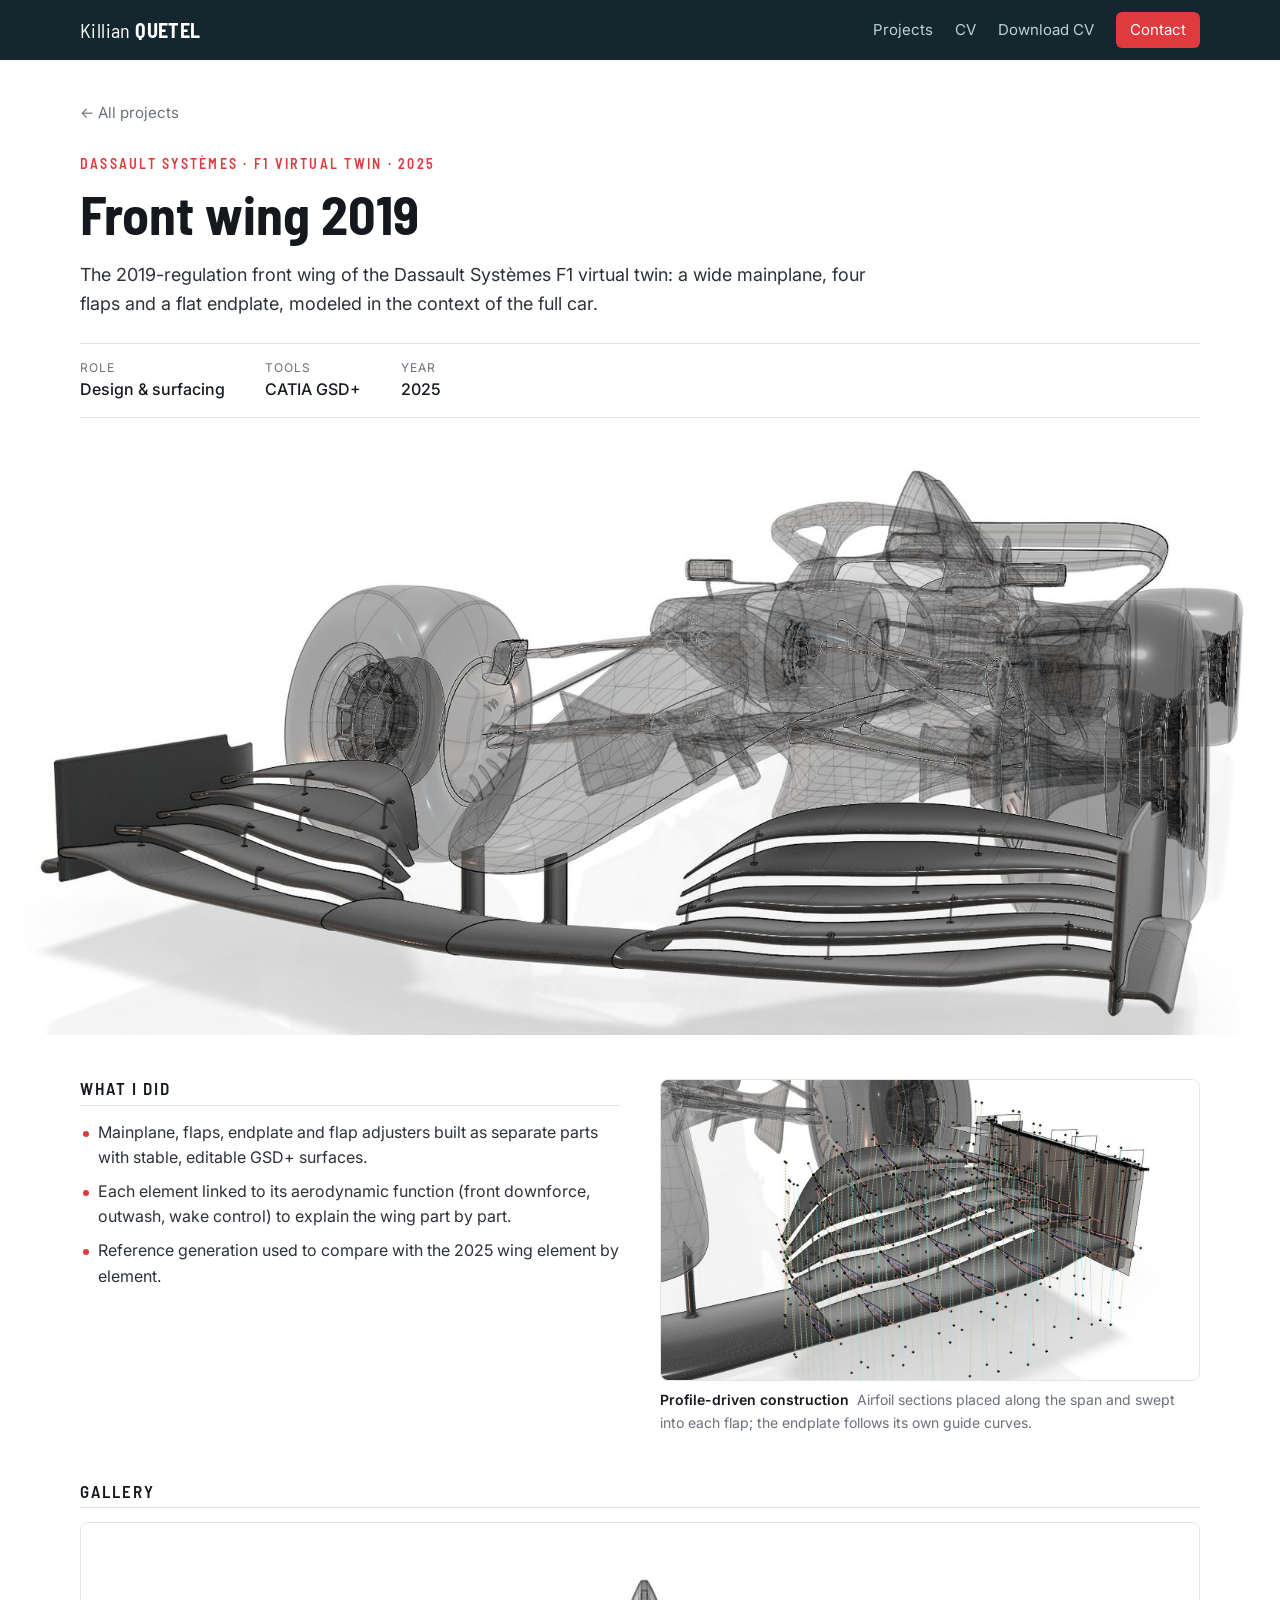
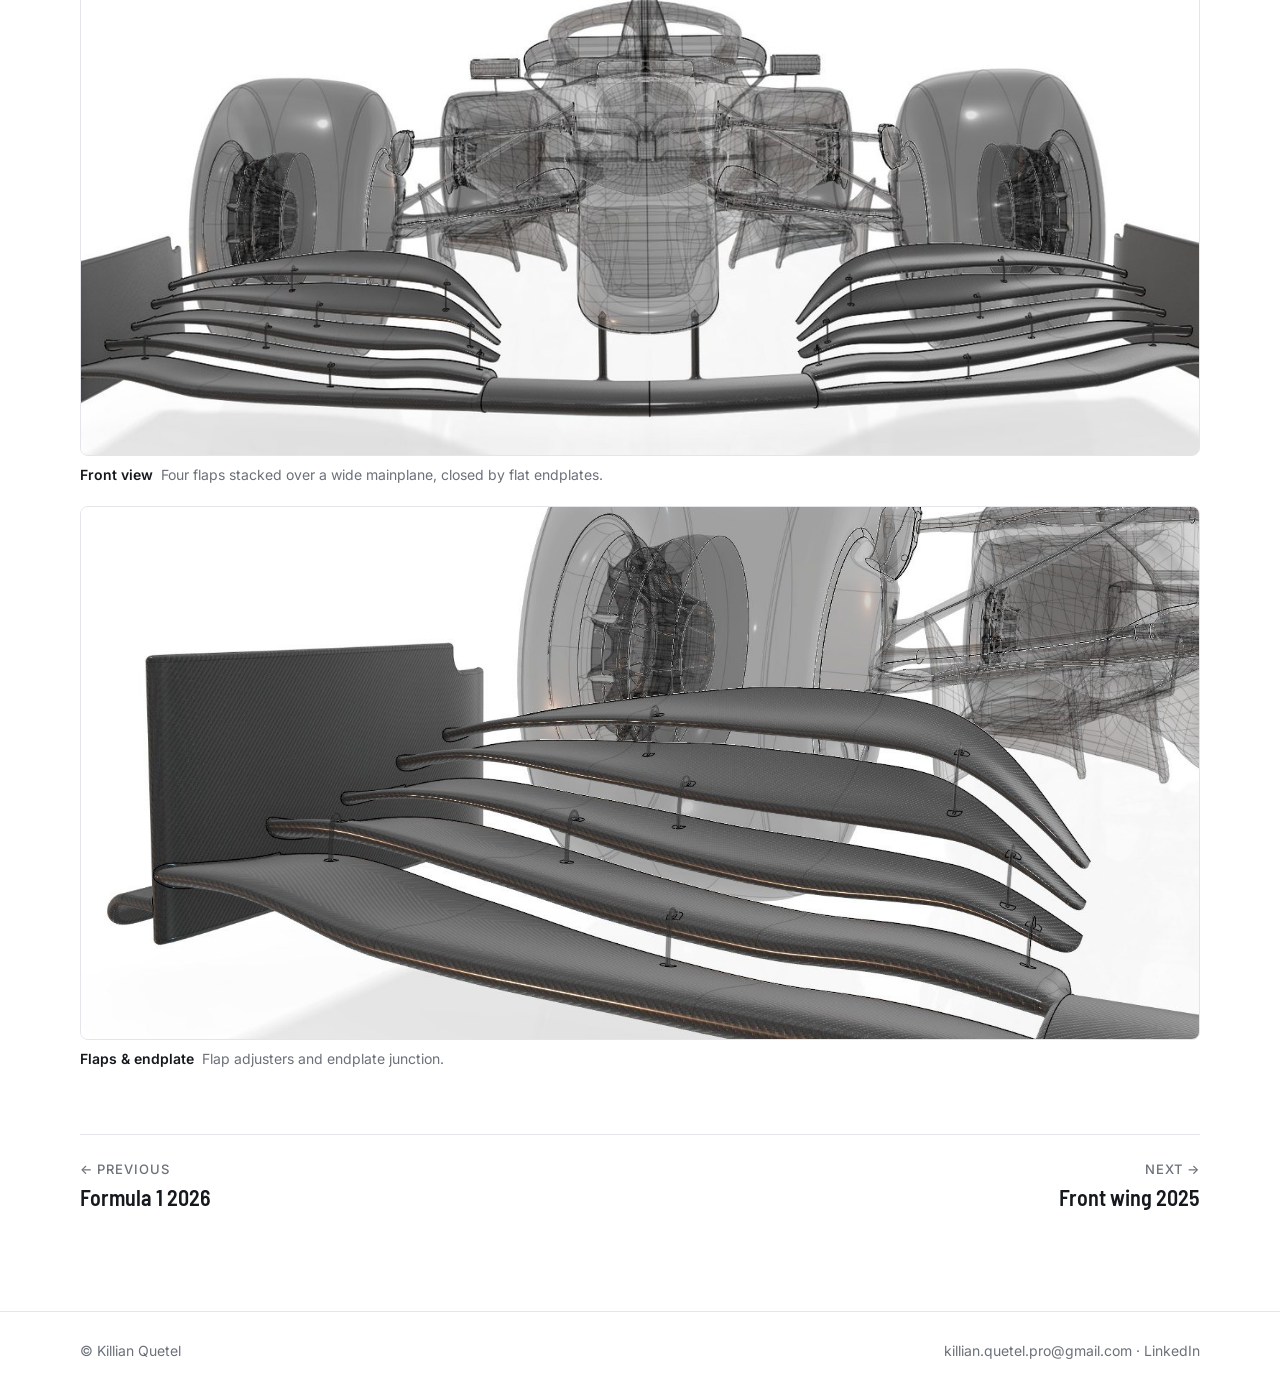
<file: projects/front-wing-2019.html>
<!DOCTYPE html>
<html lang="en">
<head>
  <meta charset="utf-8">
  <meta name="viewport" content="width=device-width, initial-scale=1">
  <meta name="robots" content="noindex, nofollow">
  <meta name="description" content="Mainplane, four flaps and a flat endplate, modeled in the context of the full car and explained part by part.">
  <title>Front wing 2019 – Killian Quetel</title>
  <link rel="preconnect" href="https://fonts.googleapis.com">
  <link rel="preconnect" href="https://fonts.gstatic.com" crossorigin>
  <link rel="stylesheet" href="https://fonts.googleapis.com/css2?family=Barlow+Semi+Condensed:wght@500;600;700&family=Inter:wght@400;500;600&display=swap">
  <link rel="stylesheet" href="../site.css">
</head>
<body class="theme-light">
  <header class="nav">
    <div class="wrap nav-in">
      <a class="brand" href="../index.html">Killian <b>QUETEL</b></a>
      <nav>
        <a href="../index.html#projects">Projects</a>
        <a href="../cv.html">CV</a>
        <a href="../Killian_Quetel_CV.pdf" download>Download CV</a>
        <a class="nav-cta" href="mailto:killian.quetel.pro@gmail.com">Contact</a>
      </nav>
    </div>
  </header>

  <main class="project">
    <div class="wrap">
      <a class="back" href="../index.html#projects">← All projects</a>
      <div class="kicker">Dassault Systèmes · F1 virtual twin · 2025</div>
      <h1>Front wing 2019</h1>
      <p class="lead">The 2019-regulation front wing of the Dassault Systèmes F1 virtual twin: a wide mainplane, four flaps and a flat endplate, modeled in the context of the full car.</p>
      <dl class="facts"><div><dt>Role</dt><dd>Design &amp; surfacing</dd></div><div><dt>Tools</dt><dd>CATIA GSD+</dd></div><div><dt>Year</dt><dd>2025</dd></div></dl>
    </div>
    <div class="wrap wide"><a class="zoom hero-img" href="../img/fw2019_wide.jpg?v=b725fcca"><img src="../img/fw2019_wide.jpg?v=b725fcca" alt="Front wing 2019 on the full car"></a></div>
    <div class="wrap">
      
      
      
      
      <div class="sections"><section><h2>What I did</h2><ul class="bullets"><li>Mainplane, flaps, endplate and flap adjusters built as separate parts with stable, editable GSD+ surfaces.</li><li>Each element linked to its aerodynamic function (front downforce, outwash, wake control) to explain the wing part by part.</li><li>Reference generation used to compare with the 2025 wing element by element.</li></ul></section><section class="inline-fig">
        <figure><a class="zoom frame" href="../img/fw2019_build.jpg?v=6d50b59a" data-caption="Profile-driven construction"><img src="../img/fw2019_build.jpg?v=6d50b59a" alt="Profile-driven construction" loading="lazy"></a>
          <figcaption><b>Profile-driven construction</b> Airfoil sections placed along the span and swept into each flap; the endplate follows its own guide curves.</figcaption></figure></section></div>
      <section class="gallery-sec"><h2>Gallery</h2><div class="gallery cols-2" style="--ratio:2.1">
        <figure><a class="zoom frame" href="../img/fw2019_front.jpg?v=95115188" data-caption="Front view"><img src="../img/fw2019_front.jpg?v=95115188" alt="Front view" loading="lazy"></a>
          <figcaption><b>Front view</b> Four flaps stacked over a wide mainplane, closed by flat endplates.</figcaption></figure>
        <figure><a class="zoom frame" href="../img/fw2019_detail.jpg?v=c7fafdf9" data-caption="Flaps &amp; endplate"><img src="../img/fw2019_detail.jpg?v=c7fafdf9" alt="Flaps &amp; endplate" loading="lazy"></a>
          <figcaption><b>Flaps &amp; endplate</b> Flap adjusters and endplate junction.</figcaption></figure></div></section>
      
      <nav class="pager">
        <a href="f1-2026.html"><span>← Previous</span>Formula 1 2026</a>
        <a href="front-wing-2025.html"><span>Next →</span>Front wing 2025</a>
      </nav>
    </div>
  </main>

  <footer class="foot">
    <div class="wrap foot-in">
      <span>© Killian Quetel</span>
      <span><a href="mailto:killian.quetel.pro@gmail.com">killian.quetel.pro@gmail.com</a> · <a href="https://www.linkedin.com/in/killian-quetel">LinkedIn</a></span>
    </div>
  </footer>
  <div class="lightbox" hidden><img alt=""><p></p></div>
  <script src="../site.js"></script>
</body>
</html>
</file>
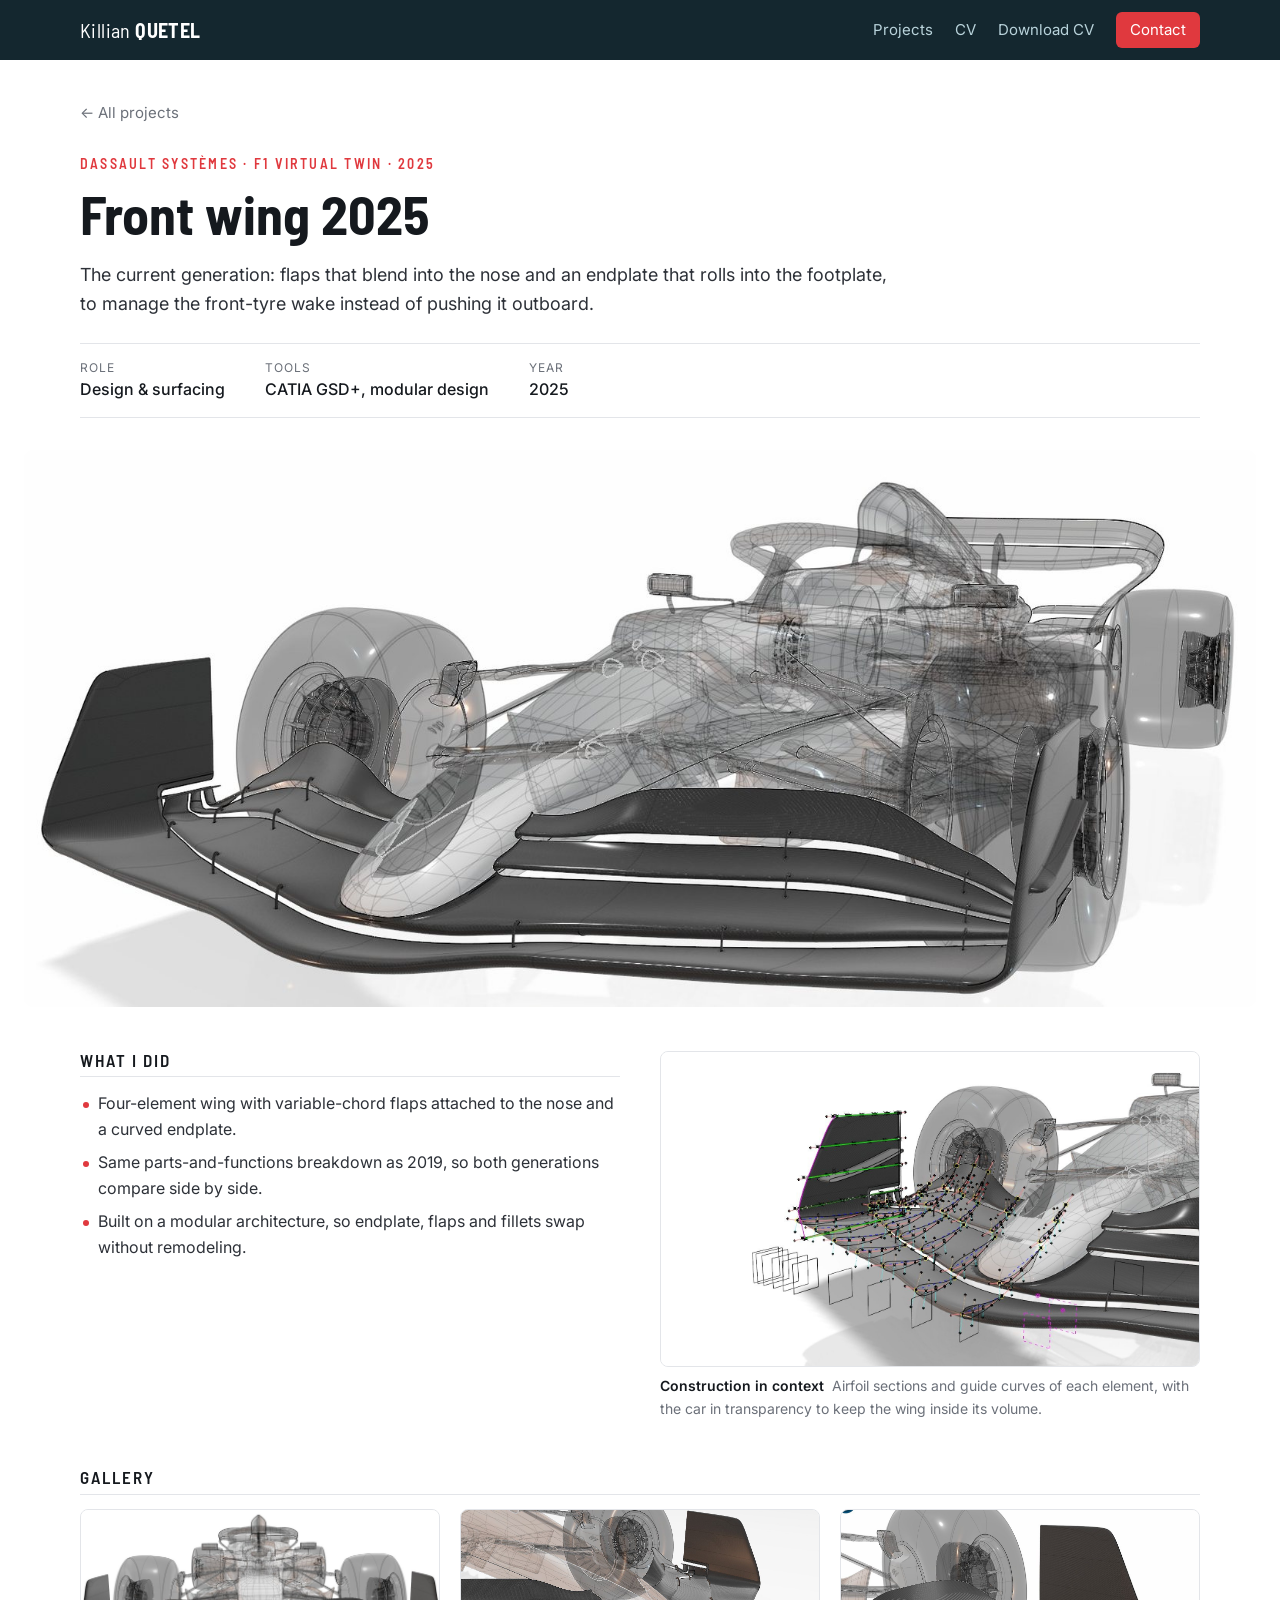
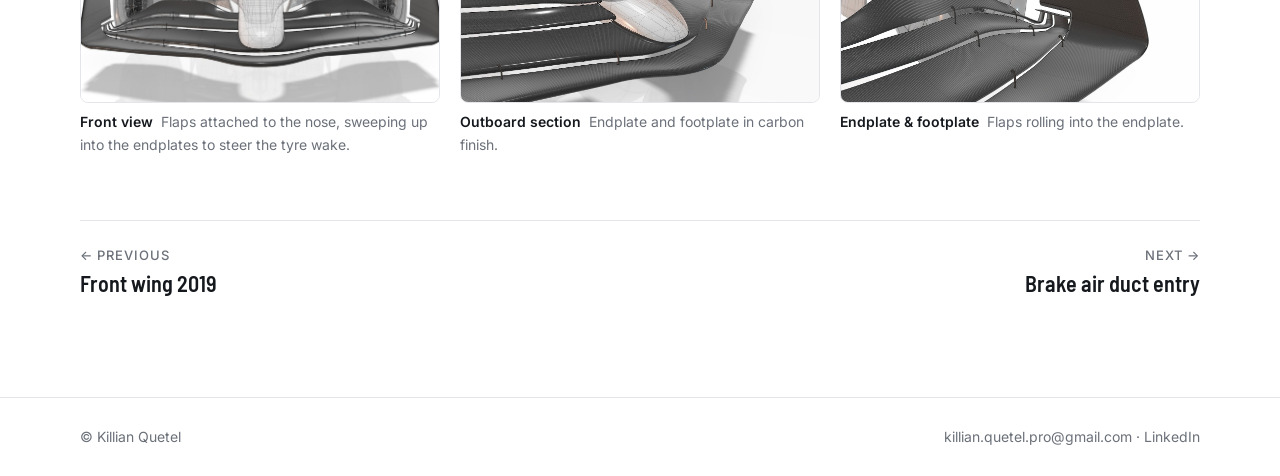
<file: projects/front-wing-2025.html>
<!DOCTYPE html>
<html lang="en">
<head>
  <meta charset="utf-8">
  <meta name="viewport" content="width=device-width, initial-scale=1">
  <meta name="robots" content="noindex, nofollow">
  <meta name="description" content="The current generation: flaps that blend into the nose and an endplate that rolls into the footplate.">
  <title>Front wing 2025 – Killian Quetel</title>
  <link rel="preconnect" href="https://fonts.googleapis.com">
  <link rel="preconnect" href="https://fonts.gstatic.com" crossorigin>
  <link rel="stylesheet" href="https://fonts.googleapis.com/css2?family=Barlow+Semi+Condensed:wght@500;600;700&family=Inter:wght@400;500;600&display=swap">
  <link rel="stylesheet" href="../site.css">
</head>
<body class="theme-light">
  <header class="nav">
    <div class="wrap nav-in">
      <a class="brand" href="../index.html">Killian <b>QUETEL</b></a>
      <nav>
        <a href="../index.html#projects">Projects</a>
        <a href="../cv.html">CV</a>
        <a href="../Killian_Quetel_CV.pdf" download>Download CV</a>
        <a class="nav-cta" href="mailto:killian.quetel.pro@gmail.com">Contact</a>
      </nav>
    </div>
  </header>

  <main class="project">
    <div class="wrap">
      <a class="back" href="../index.html#projects">← All projects</a>
      <div class="kicker">Dassault Systèmes · F1 virtual twin · 2025</div>
      <h1>Front wing 2025</h1>
      <p class="lead">The current generation: flaps that blend into the nose and an endplate that rolls into the footplate, to manage the front-tyre wake instead of pushing it outboard.</p>
      <dl class="facts"><div><dt>Role</dt><dd>Design &amp; surfacing</dd></div><div><dt>Tools</dt><dd>CATIA GSD+, modular design</dd></div><div><dt>Year</dt><dd>2025</dd></div></dl>
    </div>
    <div class="wrap wide"><a class="zoom hero-img" href="../img/fw2025_wide.jpg?v=d5358178"><img src="../img/fw2025_wide.jpg?v=d5358178" alt="Front wing 2025 on the full car"></a></div>
    <div class="wrap">
      
      
      
      
      <div class="sections"><section><h2>What I did</h2><ul class="bullets"><li>Four-element wing with variable-chord flaps attached to the nose and a curved endplate.</li><li>Same parts-and-functions breakdown as 2019, so both generations compare side by side.</li><li>Built on a modular architecture, so endplate, flaps and fillets swap without remodeling.</li></ul></section><section class="inline-fig">
        <figure><a class="zoom frame" href="../img/fw2025_build.jpg?v=c5d2fdb3" data-caption="Construction in context"><img src="../img/fw2025_build.jpg?v=c5d2fdb3" alt="Construction in context" loading="lazy"></a>
          <figcaption><b>Construction in context</b> Airfoil sections and guide curves of each element, with the car in transparency to keep the wing inside its volume.</figcaption></figure></section></div>
      <section class="gallery-sec"><h2>Gallery</h2><div class="gallery cols-3" style="--ratio:1.85">
        <figure><a class="zoom frame" href="../img/fw2025_front.jpg?v=124214b7" data-caption="Front view"><img src="../img/fw2025_front.jpg?v=124214b7" alt="Front view" loading="lazy"></a>
          <figcaption><b>Front view</b> Flaps attached to the nose, sweeping up into the endplates to steer the tyre wake.</figcaption></figure>
        <figure><a class="zoom frame" href="../img/fw2025_endplate.jpg?v=eac90bb4" data-caption="Outboard section"><img src="../img/fw2025_endplate.jpg?v=eac90bb4" alt="Outboard section" loading="lazy"></a>
          <figcaption><b>Outboard section</b> Endplate and footplate in carbon finish.</figcaption></figure>
        <figure><a class="zoom frame" href="../img/fw2025_detail.jpg?v=bf52b4c8" data-caption="Endplate &amp; footplate"><img src="../img/fw2025_detail.jpg?v=bf52b4c8" alt="Endplate &amp; footplate" loading="lazy"></a>
          <figcaption><b>Endplate &amp; footplate</b> Flaps rolling into the endplate.</figcaption></figure></div></section>
      
      <nav class="pager">
        <a href="front-wing-2019.html"><span>← Previous</span>Front wing 2019</a>
        <a href="brake-air-duct.html"><span>Next →</span>Brake air duct entry</a>
      </nav>
    </div>
  </main>

  <footer class="foot">
    <div class="wrap foot-in">
      <span>© Killian Quetel</span>
      <span><a href="mailto:killian.quetel.pro@gmail.com">killian.quetel.pro@gmail.com</a> · <a href="https://www.linkedin.com/in/killian-quetel">LinkedIn</a></span>
    </div>
  </footer>
  <div class="lightbox" hidden><img alt=""><p></p></div>
  <script src="../site.js"></script>
</body>
</html>
</file>
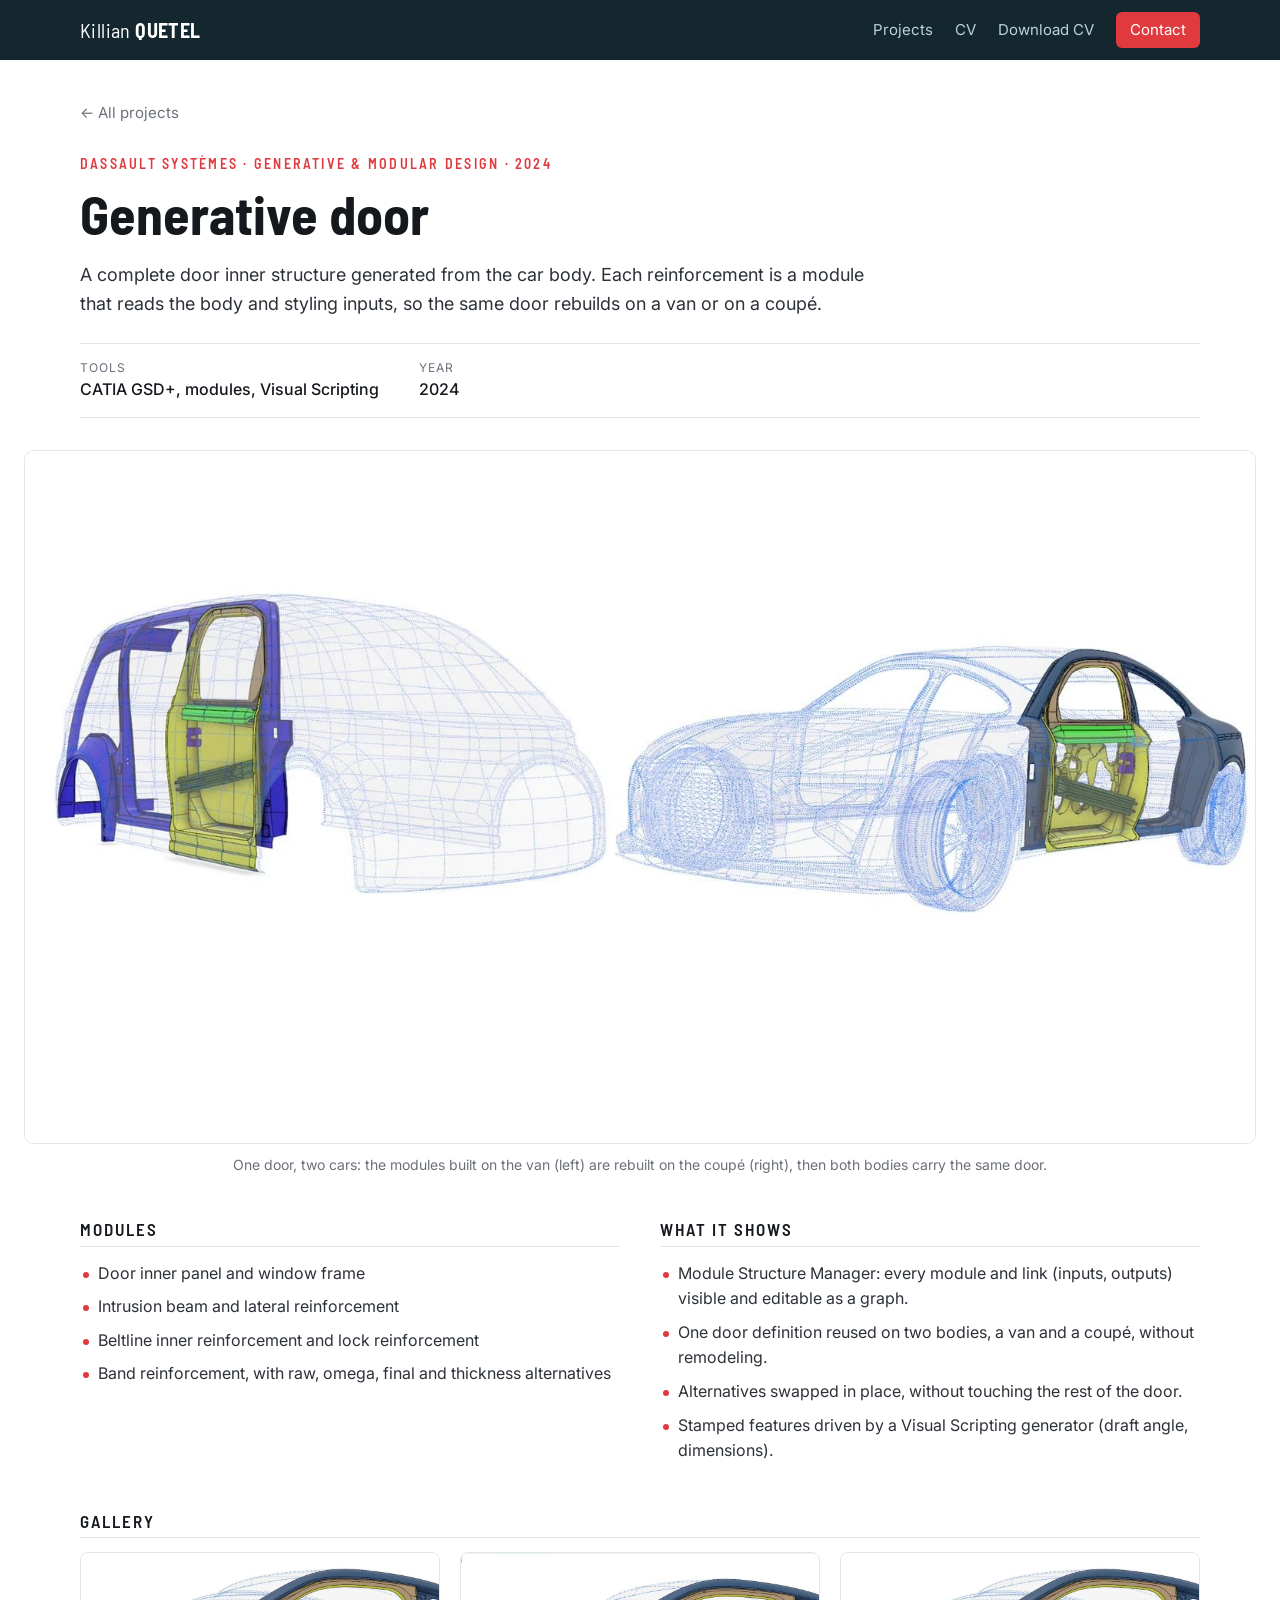
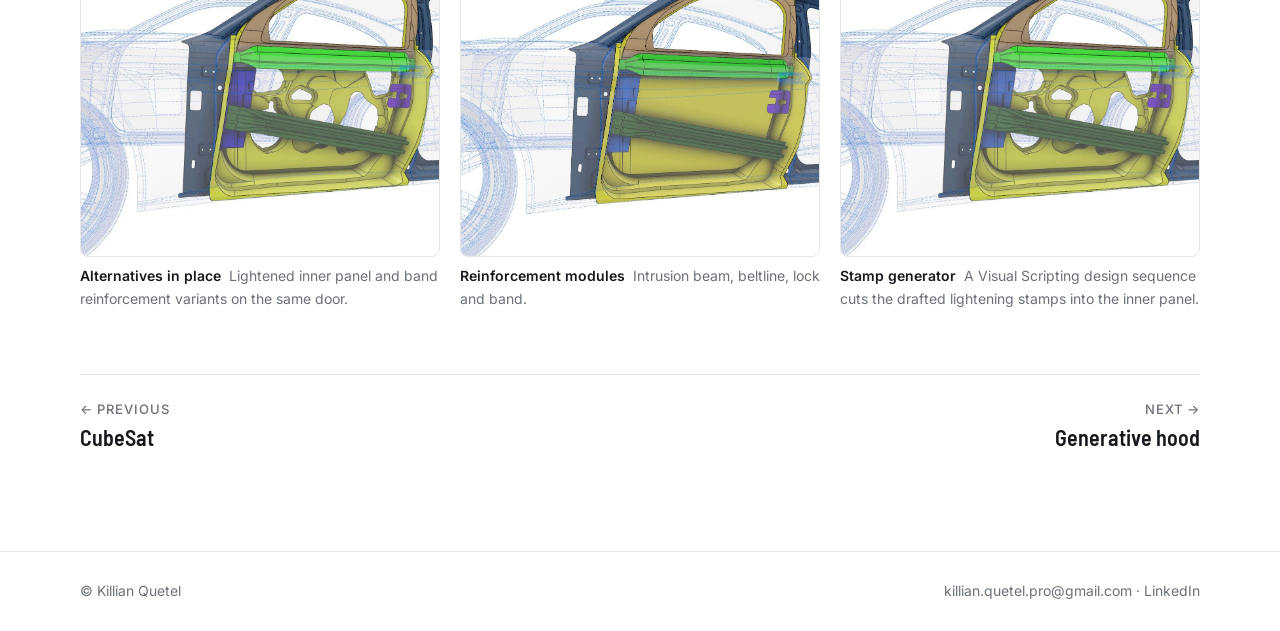
<file: projects/generative-door.html>
<!DOCTYPE html>
<html lang="en">
<head>
  <meta charset="utf-8">
  <meta name="viewport" content="width=device-width, initial-scale=1">
  <meta name="robots" content="noindex, nofollow">
  <meta name="description" content="A full door inner structure built from modules that rebuild on any car body.">
  <title>Generative door – Killian Quetel</title>
  <link rel="preconnect" href="https://fonts.googleapis.com">
  <link rel="preconnect" href="https://fonts.gstatic.com" crossorigin>
  <link rel="stylesheet" href="https://fonts.googleapis.com/css2?family=Barlow+Semi+Condensed:wght@500;600;700&family=Inter:wght@400;500;600&display=swap">
  <link rel="stylesheet" href="../site.css">
</head>
<body class="theme-light">
  <header class="nav">
    <div class="wrap nav-in">
      <a class="brand" href="../index.html">Killian <b>QUETEL</b></a>
      <nav>
        <a href="../index.html#projects">Projects</a>
        <a href="../cv.html">CV</a>
        <a href="../Killian_Quetel_CV.pdf" download>Download CV</a>
        <a class="nav-cta" href="mailto:killian.quetel.pro@gmail.com">Contact</a>
      </nav>
    </div>
  </header>

  <main class="project">
    <div class="wrap">
      <a class="back" href="../index.html#projects">← All projects</a>
      <div class="kicker">Dassault Systèmes · Generative &amp; modular design · 2024</div>
      <h1>Generative door</h1>
      <p class="lead">A complete door inner structure generated from the car body. Each reinforcement is a module that reads the body and styling inputs, so the same door rebuilds on a van or on a coupé.</p>
      <dl class="facts"><div><dt>Tools</dt><dd>CATIA GSD+, modules, Visual Scripting</dd></div><div><dt>Year</dt><dd>2024</dd></div></dl>
    </div>
    <div class="wrap wide"><div class="hero-img hero-video"><video src="../video/door_story.mp4" poster="../img/door_story.jpg?v=b5238028" autoplay muted loop playsinline preload="auto" aria-label="The same door modules rebuilt from a van to a coupé"></video></div><p class="hero-caption">One door, two cars: the modules built on the van (left) are rebuilt on the coupé (right), then both bodies carry the same door.</p></div>
    <div class="wrap">
      
      
      
      
      <div class="sections"><section><h2>Modules</h2><ul class="bullets"><li>Door inner panel and window frame</li><li>Intrusion beam and lateral reinforcement</li><li>Beltline inner reinforcement and lock reinforcement</li><li>Band reinforcement, with raw, omega, final and thickness alternatives</li></ul></section><section><h2>What it shows</h2><ul class="bullets"><li>Module Structure Manager: every module and link (inputs, outputs) visible and editable as a graph.</li><li>One door definition reused on two bodies, a van and a coupé, without remodeling.</li><li>Alternatives swapped in place, without touching the rest of the door.</li><li>Stamped features driven by a Visual Scripting generator (draft angle, dimensions).</li></ul></section></div>
      <section class="gallery-sec"><h2>Gallery</h2><div class="gallery cols-3" style="--ratio:1.18">
        <figure><div class="frame"><video src="../video/door_alternatives.mp4" poster="../img/door_alternatives.jpg?v=4354ed3a" autoplay muted loop playsinline preload="auto" aria-label="Alternatives in place"></video></div>
          <figcaption><b>Alternatives in place</b> Lightened inner panel and band reinforcement variants on the same door.</figcaption></figure>
        <figure><a class="zoom frame" href="../img/door_modules.jpg?v=d3446393" data-caption="Reinforcement modules"><img src="../img/door_modules.jpg?v=d3446393" alt="Reinforcement modules" loading="lazy"></a>
          <figcaption><b>Reinforcement modules</b> Intrusion beam, beltline, lock and band.</figcaption></figure>
        <figure><div class="frame"><video src="../video/door_stamps.mp4" poster="../img/door_stamps.jpg?v=dda377c0" autoplay muted loop playsinline preload="auto" aria-label="Stamp generator"></video></div>
          <figcaption><b>Stamp generator</b> A Visual Scripting design sequence cuts the drafted lightening stamps into the inner panel.</figcaption></figure></div></section>
      
      <nav class="pager">
        <a href="cubesat.html"><span>← Previous</span>CubeSat</a>
        <a href="generative-hood.html"><span>Next →</span>Generative hood</a>
      </nav>
    </div>
  </main>

  <footer class="foot">
    <div class="wrap foot-in">
      <span>© Killian Quetel</span>
      <span><a href="mailto:killian.quetel.pro@gmail.com">killian.quetel.pro@gmail.com</a> · <a href="https://www.linkedin.com/in/killian-quetel">LinkedIn</a></span>
    </div>
  </footer>
  <div class="lightbox" hidden><img alt=""><p></p></div>
  <script src="../site.js"></script>
</body>
</html>
</file>
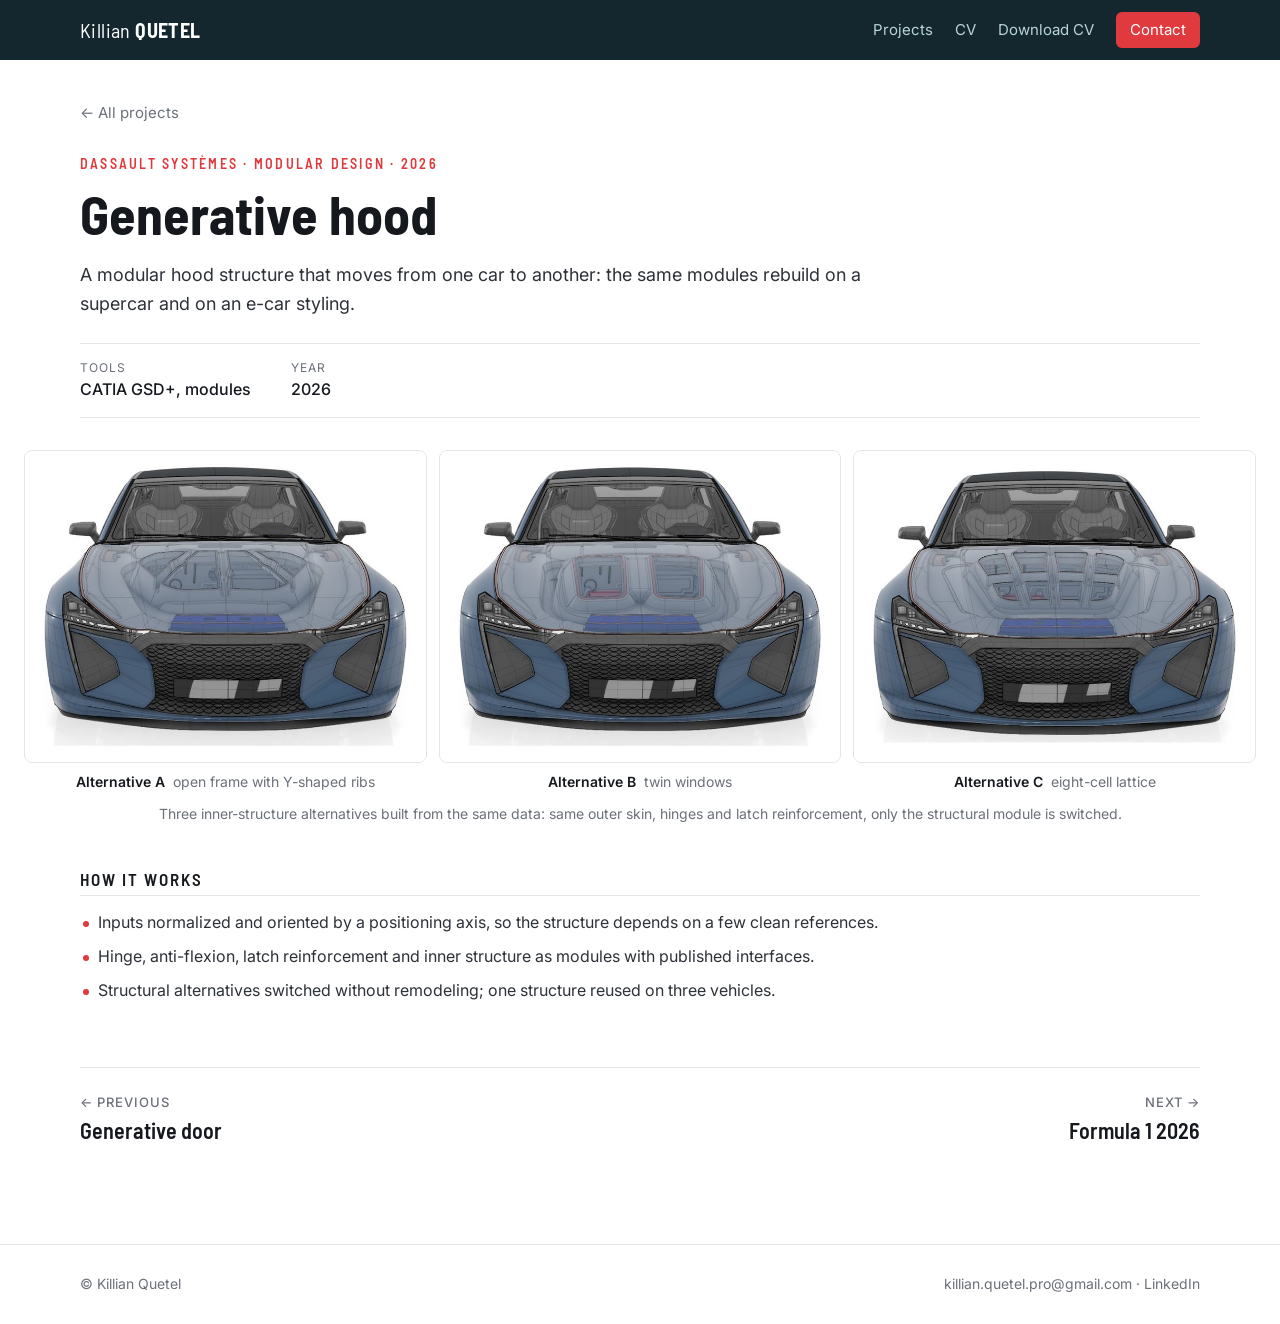
<file: projects/generative-hood.html>
<!DOCTYPE html>
<html lang="en">
<head>
  <meta charset="utf-8">
  <meta name="viewport" content="width=device-width, initial-scale=1">
  <meta name="robots" content="noindex, nofollow">
  <meta name="description" content="A modular hood structure that moves from a supercar to an e-car without remodeling.">
  <title>Generative hood – Killian Quetel</title>
  <link rel="preconnect" href="https://fonts.googleapis.com">
  <link rel="preconnect" href="https://fonts.gstatic.com" crossorigin>
  <link rel="stylesheet" href="https://fonts.googleapis.com/css2?family=Barlow+Semi+Condensed:wght@500;600;700&family=Inter:wght@400;500;600&display=swap">
  <link rel="stylesheet" href="../site.css">
</head>
<body class="theme-light">
  <header class="nav">
    <div class="wrap nav-in">
      <a class="brand" href="../index.html">Killian <b>QUETEL</b></a>
      <nav>
        <a href="../index.html#projects">Projects</a>
        <a href="../cv.html">CV</a>
        <a href="../Killian_Quetel_CV.pdf" download>Download CV</a>
        <a class="nav-cta" href="mailto:killian.quetel.pro@gmail.com">Contact</a>
      </nav>
    </div>
  </header>

  <main class="project">
    <div class="wrap">
      <a class="back" href="../index.html#projects">← All projects</a>
      <div class="kicker">Dassault Systèmes · Modular design · 2026</div>
      <h1>Generative hood</h1>
      <p class="lead">A modular hood structure that moves from one car to another: the same modules rebuild on a supercar and on an e-car styling.</p>
      <dl class="facts"><div><dt>Tools</dt><dd>CATIA GSD+, modules</dd></div><div><dt>Year</dt><dd>2026</dd></div></dl>
    </div>
    <div class="wrap wide"><div class="hero-grid cols-3" style="--ratio:1440 / 1120"><figure><a class="zoom frame" href="../img/hood_alt_1.jpg?v=cf82f018" data-caption="Alternative A – open frame with Y-shaped ribs"><img src="../img/thumb/hood_alt_1.jpg?v=cf82f018" alt="Alternative A"></a><figcaption><b>Alternative A</b> open frame with Y-shaped ribs</figcaption></figure><figure><a class="zoom frame" href="../img/hood_alt_2.jpg?v=098aa45f" data-caption="Alternative B – twin windows"><img src="../img/thumb/hood_alt_2.jpg?v=098aa45f" alt="Alternative B"></a><figcaption><b>Alternative B</b> twin windows</figcaption></figure><figure><a class="zoom frame" href="../img/hood_alt_3.jpg?v=a0343081" data-caption="Alternative C – eight-cell lattice"><img src="../img/thumb/hood_alt_3.jpg?v=a0343081" alt="Alternative C"></a><figcaption><b>Alternative C</b> eight-cell lattice</figcaption></figure></div><p class="hero-caption">Three inner-structure alternatives built from the same data: same outer skin, hinges and latch reinforcement, only the structural module is switched.</p></div>
    <div class="wrap">
      
      
      
      
      <div class="sections"><section><h2>How it works</h2><ul class="bullets"><li>Inputs normalized and oriented by a positioning axis, so the structure depends on a few clean references.</li><li>Hinge, anti-flexion, latch reinforcement and inner structure as modules with published interfaces.</li><li>Structural alternatives switched without remodeling; one structure reused on three vehicles.</li></ul></section></div>
      
      
      <nav class="pager">
        <a href="generative-door.html"><span>← Previous</span>Generative door</a>
        <a href="f1-2026.html"><span>Next →</span>Formula 1 2026</a>
      </nav>
    </div>
  </main>

  <footer class="foot">
    <div class="wrap foot-in">
      <span>© Killian Quetel</span>
      <span><a href="mailto:killian.quetel.pro@gmail.com">killian.quetel.pro@gmail.com</a> · <a href="https://www.linkedin.com/in/killian-quetel">LinkedIn</a></span>
    </div>
  </footer>
  <div class="lightbox" hidden><img alt=""><p></p></div>
  <script src="../site.js"></script>
</body>
</html>
</file>
<file: site.css>
:root {
  --ink: #15191e;
  --text: #2d3138;
  --muted: #6b7079;
  --line: #e3e5e9;
  --soft: #f4f5f7;
  --night: #0c3846;
  --night-deep: #061a22;
  --on-night: #b9d3db;
  --accent: #e0393e;
  --head-font: "Barlow Semi Condensed", "Bahnschrift", "Segoe UI", sans-serif;
  --body-font: "Inter", "Segoe UI", "Helvetica Neue", Arial, sans-serif;
  --bg: #fff;
  --card: #fff;
}

* {
  box-sizing: border-box;
  margin: 0;
  padding: 0;
}

html {
  scroll-behavior: smooth;
  scroll-padding-top: 72px;
}

body {
  font-family: var(--body-font);
  font-size: 16px;
  line-height: 1.6;
  color: var(--text);
  background: var(--bg);
  -webkit-font-smoothing: antialiased;
}

a {
  color: inherit;
  text-decoration: none;
}

b,
strong {
  font-weight: 600;
  color: var(--ink);
}

ul,
ol {
  list-style: none;
}

img {
  display: block;
  max-width: 100%;
}

h1,
h2,
h3,
h4 {
  font-family: var(--head-font);
  color: var(--ink);
  line-height: 1.15;
}

.wrap {
  width: min(1120px, 100% - 48px);
  margin: 0 auto;
}

.wrap.wide {
  width: min(1280px, 100% - 48px);
}

.kicker,
.tag {
  display: block;
  font-family: var(--head-font);
  font-size: 14px;
  font-weight: 600;
  letter-spacing: 0.16em;
  text-transform: uppercase;
  color: var(--accent);
}

.text-link {
  display: inline-block;
  margin-top: 10px;
  font-weight: 600;
  color: var(--accent);
}

.chips {
  display: flex;
  flex-wrap: wrap;
  gap: 6px;
}

.chips span {
  padding: 2px 10px;
  font-size: 13px;
  color: var(--ink);
  background: var(--soft);
  border: 1px solid var(--line);
  border-radius: 999px;
}

ul.bullets li {
  position: relative;
  padding-left: 18px;
  margin-top: 8px;
}

ul.bullets a {
  font-weight: 600;
  color: var(--accent);
}

ul.bullets li::before {
  content: "";
  position: absolute;
  left: 3px;
  top: 11px;
  width: 6px;
  height: 6px;
  border-radius: 50%;
  background: var(--accent);
}

.btn {
  display: inline-block;
  padding: 10px 20px;
  font-weight: 600;
  font-size: 15px;
  color: #fff;
  border: 1px solid rgba(255, 255, 255, 0.35);
  border-radius: 6px;
  transition: background 0.2s;
}

.btn:hover {
  background: rgba(255, 255, 255, 0.1);
}

.btn.primary {
  background: var(--accent);
  border-color: var(--accent);
}

.btn.primary:hover {
  background: #c62f34;
}

.actions {
  display: flex;
  flex-wrap: wrap;
  gap: 12px;
  margin-top: 24px;
}

.actions.center {
  justify-content: center;
  margin: 48px 0 16px;
}

/* ---------- Navigation ---------- */

.nav {
  position: sticky;
  top: 0;
  z-index: 10;
  background: rgba(6, 26, 34, 0.94);
  backdrop-filter: blur(8px);
}

.nav-in {
  display: flex;
  align-items: center;
  justify-content: space-between;
  height: 60px;
}

.brand {
  font-family: var(--head-font);
  font-size: 20px;
  color: #fff;
  letter-spacing: 0.02em;
}

.brand b {
  color: #fff;
  font-weight: 700;
}

.nav nav {
  display: flex;
  align-items: center;
  gap: 22px;
  font-size: 15px;
  color: var(--on-night);
}

.nav nav a:hover {
  color: #fff;
}

.nav .nav-cta {
  padding: 6px 14px;
  color: #fff;
  background: var(--accent);
  border-radius: 6px;
}

/* ---------- Hero band (home, CV) ---------- */

.hero-band {
  color: var(--on-night);
  background:
    radial-gradient(circle at 85% 20%, rgba(224, 57, 62, 0.18), transparent 45%),
    linear-gradient(135deg, var(--night) 0%, var(--night-deep) 100%);
  padding: 72px 0;
}

.hero-band.small {
  padding: 48px 0;
}

.hero-in {
  display: grid;
  grid-template-columns: auto 1fr;
  align-items: center;
  gap: 40px;
}

.hero-band .photo {
  width: 170px;
  height: 170px;
  border-radius: 50%;
  object-fit: cover;
  border: 4px solid rgba(255, 255, 255, 0.9);
}

.hero-band.small .photo {
  width: 130px;
  height: 130px;
}

.hero-band h1 {
  font-size: clamp(40px, 6vw, 64px);
  font-weight: 500;
  color: #fff;
}

.hero-band h1 strong {
  color: #fff;
  font-weight: 700;
}

.hero-band .role {
  margin-top: 6px;
  font-size: 19px;
  color: #fff;
}

.hero-band .intro {
  max-width: 720px;
  margin-top: 16px;
}

.hero-band .intro b {
  color: #fff;
}

.hero-band .contact {
  display: flex;
  flex-wrap: wrap;
  gap: 6px 24px;
  margin-top: 12px;
  font-size: 15px;
}

.hero-band .contact a:hover {
  color: #fff;
}

/* ---------- Home ---------- */

.group {
  margin-top: 56px;
}

.group-title {
  display: flex;
  align-items: center;
  gap: 16px;
  margin-bottom: 20px;
  font-size: 18px;
  font-weight: 600;
  letter-spacing: 0.12em;
  text-transform: uppercase;
}

.group-title::after {
  content: "";
  flex: 1;
  height: 1px;
  background: var(--line);
}

.feature {
  display: grid;
  grid-template-columns: 1.6fr 1fr;
  overflow: hidden;
  color: var(--on-night);
  background: linear-gradient(135deg, var(--night) 0%, var(--night-deep) 100%);
  border-radius: 10px;
  transition: transform 0.25s, box-shadow 0.25s;
}

.feature img {
  width: 100%;
  height: 100%;
  object-fit: cover;
}

.feature .body {
  padding: 32px;
  align-self: center;
}

.feature h3 {
  margin-top: 6px;
  font-size: 32px;
  color: #fff;
}

.feature p {
  margin-top: 12px;
}

.mini-stats {
  display: flex;
  gap: 28px;
  margin-top: 20px;
}

.mini-stats b {
  display: block;
  font-family: var(--head-font);
  font-size: 30px;
  line-height: 1;
  color: #fff;
}

.mini-stats span {
  font-size: 13px;
}

.cards {
  display: grid;
  grid-template-columns: repeat(auto-fill, minmax(250px, 1fr));
  gap: 20px;
}

.card {
  display: flex;
  flex-direction: column;
  overflow: hidden;
  background: var(--card);
  border: 1px solid var(--line);
  border-radius: 10px;
  transition: transform 0.25s, box-shadow 0.25s;
}

.card:hover,
.feature:hover {
  transform: translateY(-4px);
  box-shadow: 0 14px 32px rgba(12, 56, 70, 0.16);
}

.card .pic {
  aspect-ratio: 16 / 10;
  overflow: hidden;
  background: #fff;
  border-bottom: 1px solid var(--line);
}

.card .pic img {
  width: 100%;
  height: 100%;
  object-fit: cover;
  transition: transform 0.4s;
}

.card .pic img.contain {
  object-fit: contain;
}

.card:hover .pic img {
  transform: scale(1.04);
}

.card .body {
  display: flex;
  flex-direction: column;
  flex: 1;
  padding: 18px 20px 20px;
}

.card .tag {
  font-size: 12px;
  color: var(--muted);
}

.card h3 {
  margin-top: 4px;
  font-size: 22px;
}

.card p {
  flex: 1;
  margin: 8px 0 14px;
  font-size: 15px;
}

/* ---------- CV ---------- */

.cv {
  padding-top: 48px;
}

.cv h2,
.project h2 {
  margin-bottom: 14px;
  padding-bottom: 6px;
  font-size: 17px;
  font-weight: 600;
  letter-spacing: 0.12em;
  text-transform: uppercase;
  border-bottom: 1px solid var(--line);
}

.cv-grid {
  display: grid;
  grid-template-columns: 1fr 320px;
  gap: 56px;
}

.cv section + section {
  margin-top: 36px;
}

.cv .lead {
  font-size: 17px;
}

.timeline {
  position: relative;
  padding-left: 26px;
}

.timeline::before {
  content: "";
  position: absolute;
  left: 7px;
  top: 8px;
  bottom: 8px;
  width: 2px;
  background: var(--line);
}

.job {
  position: relative;
}

.job + .job {
  margin-top: 28px;
}

.job::before {
  content: "";
  position: absolute;
  left: -26px;
  top: 5px;
  width: 16px;
  height: 16px;
  border-radius: 50%;
  background: #fff;
  border: 3px solid var(--night);
}

.job.current::before {
  background: var(--accent);
  border-color: var(--accent);
}

.job .row {
  display: flex;
  justify-content: space-between;
  align-items: baseline;
  gap: 16px;
}

.job h3 {
  font-size: 21px;
}

.job h3 span {
  font-weight: 500;
  color: var(--muted);
}

.job .date {
  flex-shrink: 0;
  font-size: 14px;
  color: var(--muted);
}

.job .org {
  margin-top: 2px;
  color: var(--muted);
}

.timeline:has(.logo) {
  padding-left: 68px;
}

.timeline:has(.logo)::before {
  left: 23px;
  top: 24px;
}

.job:has(.logo)::before {
  display: none;
}

.job .logo {
  position: absolute;
  left: -68px;
  top: -6px;
  width: 48px;
  height: 48px;
  border-radius: 50%;
  border: 1px solid var(--line);
  background: #fff;
  box-shadow: 0 0 0 4px var(--bg, #fff);
}

.job.current .logo {
  border: 2px solid var(--accent);
}

.cv-project {
  display: grid;
  grid-template-columns: 240px 1fr;
  align-items: center;
  gap: 24px;
  padding: 20px 24px;
  color: var(--on-night);
  background: linear-gradient(135deg, var(--night) 0%, var(--night-deep) 100%);
  border-left: 5px solid var(--accent);
  border-radius: 10px;
  transition: transform 0.25s, box-shadow 0.25s;
}

.cv-project:hover {
  transform: translateY(-3px);
  box-shadow: 0 14px 32px rgba(12, 56, 70, 0.2);
}

.cv-project img {
  width: 100%;
  border-radius: 6px;
}

.cv-project .row {
  display: flex;
  justify-content: space-between;
  align-items: baseline;
  gap: 12px;
}

.cv-project h3 {
  font-size: 22px;
  color: #fff;
}

.cv-project .date {
  flex-shrink: 0;
  font-size: 14px;
}

.cv-project p {
  margin-top: 6px;
  font-size: 15px;
}

.cv-project b {
  color: #fff;
}

.cv-project .mini {
  display: flex;
  gap: 24px;
  margin-top: 10px;
  font-size: 14px;
}

.cv-project .mini b {
  font-family: var(--head-font);
  font-size: 22px;
}

.skill-group + .skill-group {
  margin-top: 16px;
}

.skill-group h4 {
  margin-bottom: 8px;
  font-size: 17px;
}

ul.items li + li {
  margin-top: 12px;
}

ul.items li b {
  display: block;
}

ul.items li span {
  display: block;
  font-size: 14px;
  color: var(--muted);
}

.lang {
  display: grid;
  grid-template-columns: auto 1fr auto;
  align-items: center;
  gap: 8px 16px;
}

.dots {
  display: flex;
  gap: 5px;
}

.dots i {
  width: 10px;
  height: 10px;
  border-radius: 50%;
  background: var(--line);
}

.dots i.on {
  background: var(--night);
}

.lang .lvl {
  font-size: 14px;
  color: var(--muted);
}

/* ---------- Project page ---------- */

.project {
  padding: 40px 0 24px;
}

.back {
  display: inline-block;
  margin-bottom: 28px;
  font-size: 15px;
  color: var(--muted);
}

.back:hover {
  color: var(--accent);
}

.project h1 {
  margin-top: 8px;
  font-size: clamp(34px, 5vw, 54px);
}

.project .lead {
  max-width: 820px;
  margin-top: 16px;
  font-size: 18px;
}

.facts {
  display: flex;
  flex-wrap: wrap;
  gap: 12px 40px;
  margin-top: 24px;
  padding: 14px 0;
  border-top: 1px solid var(--line);
  border-bottom: 1px solid var(--line);
}

.facts dt {
  font-size: 12px;
  letter-spacing: 0.08em;
  text-transform: uppercase;
  color: var(--muted);
}

.facts dd {
  font-weight: 500;
  color: var(--ink);
}

.hero-img,
.hero-grid,
.hero-pair,
.annotated {
  display: block;
  margin-top: 32px;
}

.hero-img img {
  width: 100%;
  border-radius: 10px;
}

.hero-img.contain {
  background: #fff;
  border: 1px solid var(--line);
  border-radius: 10px;
}

.hero-img.contain img {
  max-height: 560px;
  width: auto;
  margin: 0 auto;
}

.hero-video {
  margin-left: auto;
  margin-right: auto;
  overflow: hidden;
  background: #fff;
  border: 1px solid var(--line);
  border-radius: 10px;
}

video {
  display: block;
  width: 100%;
  height: 100%;
  object-fit: cover;
}

.hero-video video {
  height: auto;
}

.turntable-sec {
  margin-top: 56px;
}

.turntable {
  position: relative;
  margin-top: 16px;
  overflow: hidden;
  aspect-ratio: 16 / 9;
  background: #01161d;
  border-radius: 10px;
  cursor: grab;
  touch-action: pan-y;
  user-select: none;
}

.turntable.dragging {
  cursor: grabbing;
}

.turntable:focus-visible {
  outline: 3px solid var(--accent);
  outline-offset: 3px;
}

.turntable img {
  width: 100%;
  height: 100%;
  object-fit: cover;
  pointer-events: none;
}

.tt-hint {
  position: absolute;
  left: 50%;
  bottom: 16px;
  transform: translateX(-50%);
  padding: 6px 14px;
  font-size: 13px;
  font-weight: 600;
  color: #fff;
  background: rgba(0, 0, 0, 0.45);
  border-radius: 999px;
  opacity: 0;
  transition: opacity 0.4s;
  pointer-events: none;
}

.turntable.ready .tt-hint {
  opacity: 1;
}

.turntable.touched .tt-hint {
  opacity: 0;
}

.tt-load {
  position: absolute;
  left: 0;
  right: 0;
  bottom: 0;
  height: 3px;
  background: rgba(255, 255, 255, 0.12);
  transition: opacity 0.4s;
}

.tt-load i {
  display: block;
  width: 0;
  height: 100%;
  background: var(--accent);
  transition: width 0.15s;
}

.turntable.ready .tt-load {
  opacity: 0;
}

.hero-caption {
  margin-top: 10px;
  font-size: 14px;
  color: var(--muted);
  text-align: center;
}

.frame {
  display: block;
  overflow: hidden;
  background: #fff;
  border: 1px solid var(--line);
  border-radius: 8px;
}

.frame img {
  width: 100%;
  height: 100%;
  object-fit: cover;
  transition: transform 0.4s;
}

.frame:hover img {
  transform: scale(1.03);
}

.hero-grid {
  display: grid;
  gap: 12px;
}

.hero-grid.cols-3 {
  grid-template-columns: repeat(3, 1fr);
}

.hero-grid .frame {
  aspect-ratio: var(--ratio, 1 / 0.92);
}

.hero-grid figcaption {
  margin-top: 8px;
  font-size: 14px;
  color: var(--muted);
  text-align: center;
}

.hero-grid figcaption b {
  margin-right: 4px;
  color: var(--ink);
}

.hero-pair {
  position: relative;
  display: grid;
  grid-template-columns: 1fr 1fr;
  gap: 16px;
}

.hero-pair .frame {
  aspect-ratio: 1.25;
}

.swap {
  position: absolute;
  left: 50%;
  top: 50%;
  width: 48px;
  height: 48px;
  margin: -24px 0 0 -24px;
  display: flex;
  align-items: center;
  justify-content: center;
  font-size: 24px;
  font-weight: 700;
  color: #fff;
  background: var(--accent);
  border-radius: 50%;
  box-shadow: 0 4px 14px rgba(0, 0, 0, 0.25);
}

.annotated {
  position: relative;
}

.annotated img {
  width: 100%;
  -webkit-mask-image: linear-gradient(180deg, transparent 0%, #000 8%, #000 86%, transparent 100%);
  mask-image: linear-gradient(180deg, transparent 0%, #000 8%, #000 86%, transparent 100%);
}

.pin {
  position: absolute;
  width: 30px;
  height: 30px;
  margin: -15px 0 0 -15px;
  display: flex;
  align-items: center;
  justify-content: center;
  font-family: var(--head-font);
  font-weight: 700;
  font-size: 15px;
  color: #fff;
  background: var(--accent);
  border: 2px solid #fff;
  border-radius: 50%;
  box-shadow: 0 0 0 6px rgba(224, 57, 62, 0.25);
}

.legend,
.steps {
  display: grid;
  grid-template-columns: repeat(3, 1fr);
  gap: 20px 32px;
  margin-top: 28px;
}

.legend li,
.steps li {
  display: grid;
  grid-template-columns: 34px 1fr;
  align-content: start;
  column-gap: 10px;
}

.legend li i,
.steps li i {
  grid-row: span 2;
  font-family: var(--head-font);
  font-style: normal;
  font-weight: 700;
  font-size: 26px;
  line-height: 1;
  color: var(--accent);
}

.legend li span,
.steps li span {
  font-size: 15px;
}

.stats {
  display: grid;
  grid-template-columns: repeat(auto-fit, minmax(150px, 1fr));
  gap: 16px;
  margin-top: 40px;
  padding: 20px 0;
  border-top: 1px solid var(--line);
  border-bottom: 1px solid var(--line);
}

.stats b {
  display: block;
  font-family: var(--head-font);
  font-size: 34px;
  line-height: 1.1;
}

.stats span {
  font-size: 14px;
  color: var(--muted);
}

.sections {
  display: grid;
  grid-template-columns: repeat(auto-fit, minmax(320px, 1fr));
  gap: 40px;
  margin-top: 44px;
}

.gallery-sec {
  margin-top: 48px;
}

.gallery {
  display: grid;
  gap: 20px;
}

.gallery.cols-3 {
  grid-template-columns: repeat(3, 1fr);
}

.gallery.cols-4 {
  grid-template-columns: repeat(4, 1fr);
}

.gallery .frame {
  aspect-ratio: var(--ratio, 16 / 10);
}

.gallery .wide {
  grid-column: span 2;
}

.gallery .wide .frame {
  aspect-ratio: 33 / 10;
}

.inline-fig .frame img {
  height: auto;
}

.gallery figcaption,
.inline-fig figcaption {
  margin-top: 8px;
  font-size: 14px;
  color: var(--muted);
}

.gallery figcaption b,
.inline-fig figcaption b {
  margin-right: 4px;
}

.note {
  margin-top: 32px;
  font-size: 14px;
  color: var(--muted);
}

.pager {
  display: grid;
  grid-template-columns: 1fr 1fr;
  gap: 20px;
  margin-top: 64px;
  padding-top: 24px;
  border-top: 1px solid var(--line);
}

.pager a {
  font-family: var(--head-font);
  font-size: 22px;
  font-weight: 600;
  color: var(--ink);
}

.pager a:last-child {
  text-align: right;
}

.pager a:hover {
  color: var(--accent);
}

.pager span {
  display: block;
  font-family: var(--body-font);
  font-size: 13px;
  font-weight: 500;
  letter-spacing: 0.08em;
  text-transform: uppercase;
  color: var(--muted);
}

/* ---------- Paper layout (F1 2026) ---------- */

.paper-intro {
  display: grid;
  grid-template-columns: 1.4fr 1fr;
  gap: 40px;
  margin-top: 40px;
  padding: 28px 32px;
  background: var(--soft);
  border-radius: 10px;
}

.toc ol li + li {
  margin-top: 6px;
}

.toc a {
  display: flex;
  gap: 12px;
  font-weight: 500;
  color: var(--ink);
}

.toc a span {
  min-width: 18px;
  font-family: var(--head-font);
  font-weight: 700;
  color: var(--accent);
}

.toc a:hover {
  color: var(--accent);
}

.chapters {
  position: relative;
  margin-top: 56px;
  padding-left: 64px;
}

.chapters::before {
  content: "";
  position: absolute;
  left: 21px;
  top: 10px;
  bottom: 10px;
  width: 2px;
  background: var(--line);
}

.chapter + .chapter {
  margin-top: 64px;
}

.ch-head {
  position: relative;
  display: flex;
  align-items: flex-end;
}

.ch-num {
  position: absolute;
  left: -64px;
  top: 0;
  width: 44px;
  height: 44px;
  display: flex;
  align-items: center;
  justify-content: center;
  font-family: var(--head-font);
  font-size: 22px;
  font-weight: 700;
  color: #fff;
  background: var(--night);
  border: 4px solid var(--bg);
  border-radius: 50%;
}

.ch-phase {
  font-family: var(--head-font);
  font-size: 14px;
  font-weight: 600;
  letter-spacing: 0.14em;
  text-transform: uppercase;
  color: var(--accent);
}

.project .chapter h2 {
  margin: 2px 0 0;
  padding: 0;
  font-size: 30px;
  letter-spacing: 0;
  text-transform: none;
  border: none;
}

.ch-text {
  max-width: 820px;
  margin-top: 14px;
  font-size: 17px;
}

.figs {
  display: grid;
  grid-template-columns: repeat(2, 1fr);
  gap: 24px;
  margin-top: 24px;
}

.figs .wide,
.figs figure:only-child {
  grid-column: 1 / -1;
}

.figs .frame img {
  height: auto;
}

.figs figcaption {
  margin-top: 8px;
  font-size: 14px;
  color: var(--muted);
}

.figs figcaption b {
  margin-right: 4px;
  color: var(--ink);
}

/* ---------- Dark themes (F1, CubeSat) ---------- */

.theme-night,
.theme-space {
  --ink: #fff;
  --text: var(--on-night);
  --muted: #8aa3ad;
  --line: rgba(255, 255, 255, 0.14);
}

.theme-night {
  background: linear-gradient(180deg, var(--night) 0%, var(--night-deep) 900px, var(--night-deep) 100%);
}

.theme-space {
  background: linear-gradient(180deg, #000 0%, #050b12 50%, #08141d 100%);
}

.theme-night .frame,
.theme-space .frame {
  background: #000;
  border-color: transparent;
}

.theme-night .foot,
.theme-space .foot {
  background: transparent;
}

/* ---------- Footer ---------- */

.foot {
  margin-top: 72px;
  padding: 28px 0;
  font-size: 14px;
  color: var(--muted);
  border-top: 1px solid var(--line);
}

.foot-in {
  display: flex;
  flex-wrap: wrap;
  justify-content: space-between;
  gap: 8px;
}

.foot a:hover {
  color: var(--accent);
}

/* ---------- Lightbox ---------- */

.lightbox {
  position: fixed;
  inset: 0;
  z-index: 50;
  display: flex;
  flex-direction: column;
  align-items: center;
  justify-content: center;
  gap: 12px;
  padding: 24px;
  background: rgba(3, 10, 14, 0.92);
  cursor: zoom-out;
}

.lightbox[hidden] {
  display: none;
}

.lightbox img {
  max-width: 100%;
  max-height: calc(100vh - 100px);
  border-radius: 6px;
}

.lightbox p {
  color: #fff;
}

a.zoom {
  cursor: zoom-in;
}

/* ---------- Responsive ---------- */

@media (max-width: 900px) {
  .feature,
  .cv-grid {
    grid-template-columns: 1fr;
  }

  .cv-grid {
    gap: 40px;
  }

  .legend,
  .steps {
    grid-template-columns: repeat(2, 1fr);
  }

  .gallery.cols-3,
  .gallery.cols-4 {
    grid-template-columns: repeat(2, 1fr);
  }
}

@media (max-width: 640px) {
  body {
    font-size: 15px;
  }

  .nav nav {
    gap: 14px;
    font-size: 14px;
  }

  .nav nav a[download] {
    display: none;
  }

  .hero-band {
    padding: 44px 0;
  }

  .hero-in {
    grid-template-columns: 1fr;
    gap: 20px;
    text-align: center;
  }

  .hero-band .photo {
    margin: 0 auto;
    width: 130px;
    height: 130px;
  }

  .actions,
  .hero-band .contact {
    justify-content: center;
  }

  .feature .body {
    padding: 22px;
  }

  .legend,
  .steps,
  .hero-pair {
    grid-template-columns: 1fr;
  }

  .hero-grid.cols-3 {
    grid-template-columns: repeat(2, 1fr);
  }

  .pin {
    width: 22px;
    height: 22px;
    margin: -11px 0 0 -11px;
    font-size: 12px;
  }

  .job .row,
  .cv-project .row {
    flex-direction: column;
    gap: 0;
  }

  .timeline:has(.logo) {
    padding-left: 50px;
  }

  .timeline:has(.logo)::before {
    left: 17px;
    top: 18px;
  }

  .job .logo {
    left: -50px;
    top: -2px;
    width: 36px;
    height: 36px;
  }

  .cv-project {
    grid-template-columns: 1fr;
    padding: 18px;
  }

  .sections,
  .gallery.cols-3,
  .gallery.cols-4 {
    grid-template-columns: 1fr;
  }

  .gallery .wide {
    grid-column: auto;
  }

  .paper-intro,
  .figs {
    grid-template-columns: 1fr;
  }

  .paper-intro {
    padding: 22px;
  }

  .chapters {
    padding-left: 0;
  }

  .chapters::before {
    display: none;
  }

  .ch-num {
    position: static;
    margin-right: 12px;
    flex-shrink: 0;
  }

  .project .chapter h2 {
    font-size: 24px;
  }

  .gallery .wide .frame {
    aspect-ratio: var(--ratio, 16 / 10);
  }

  .pager a {
    font-size: 18px;
  }
}
</file>
